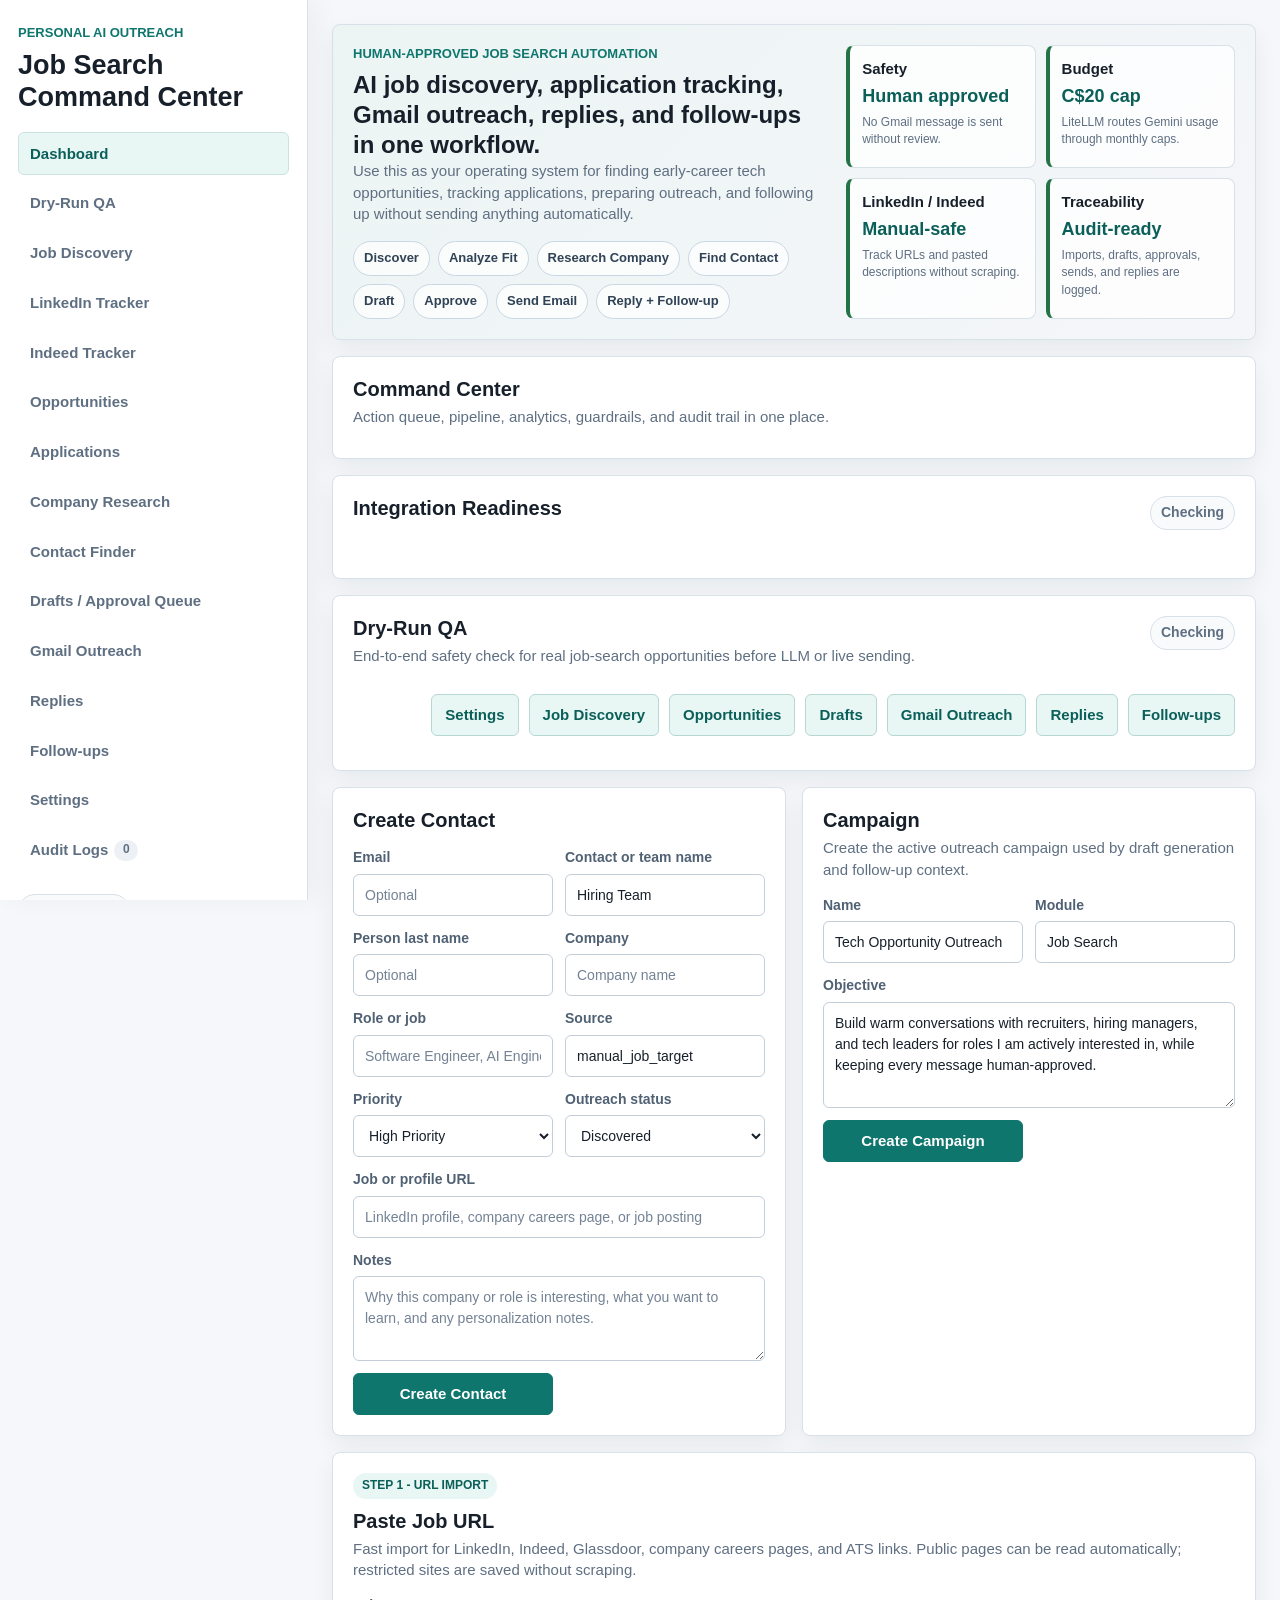
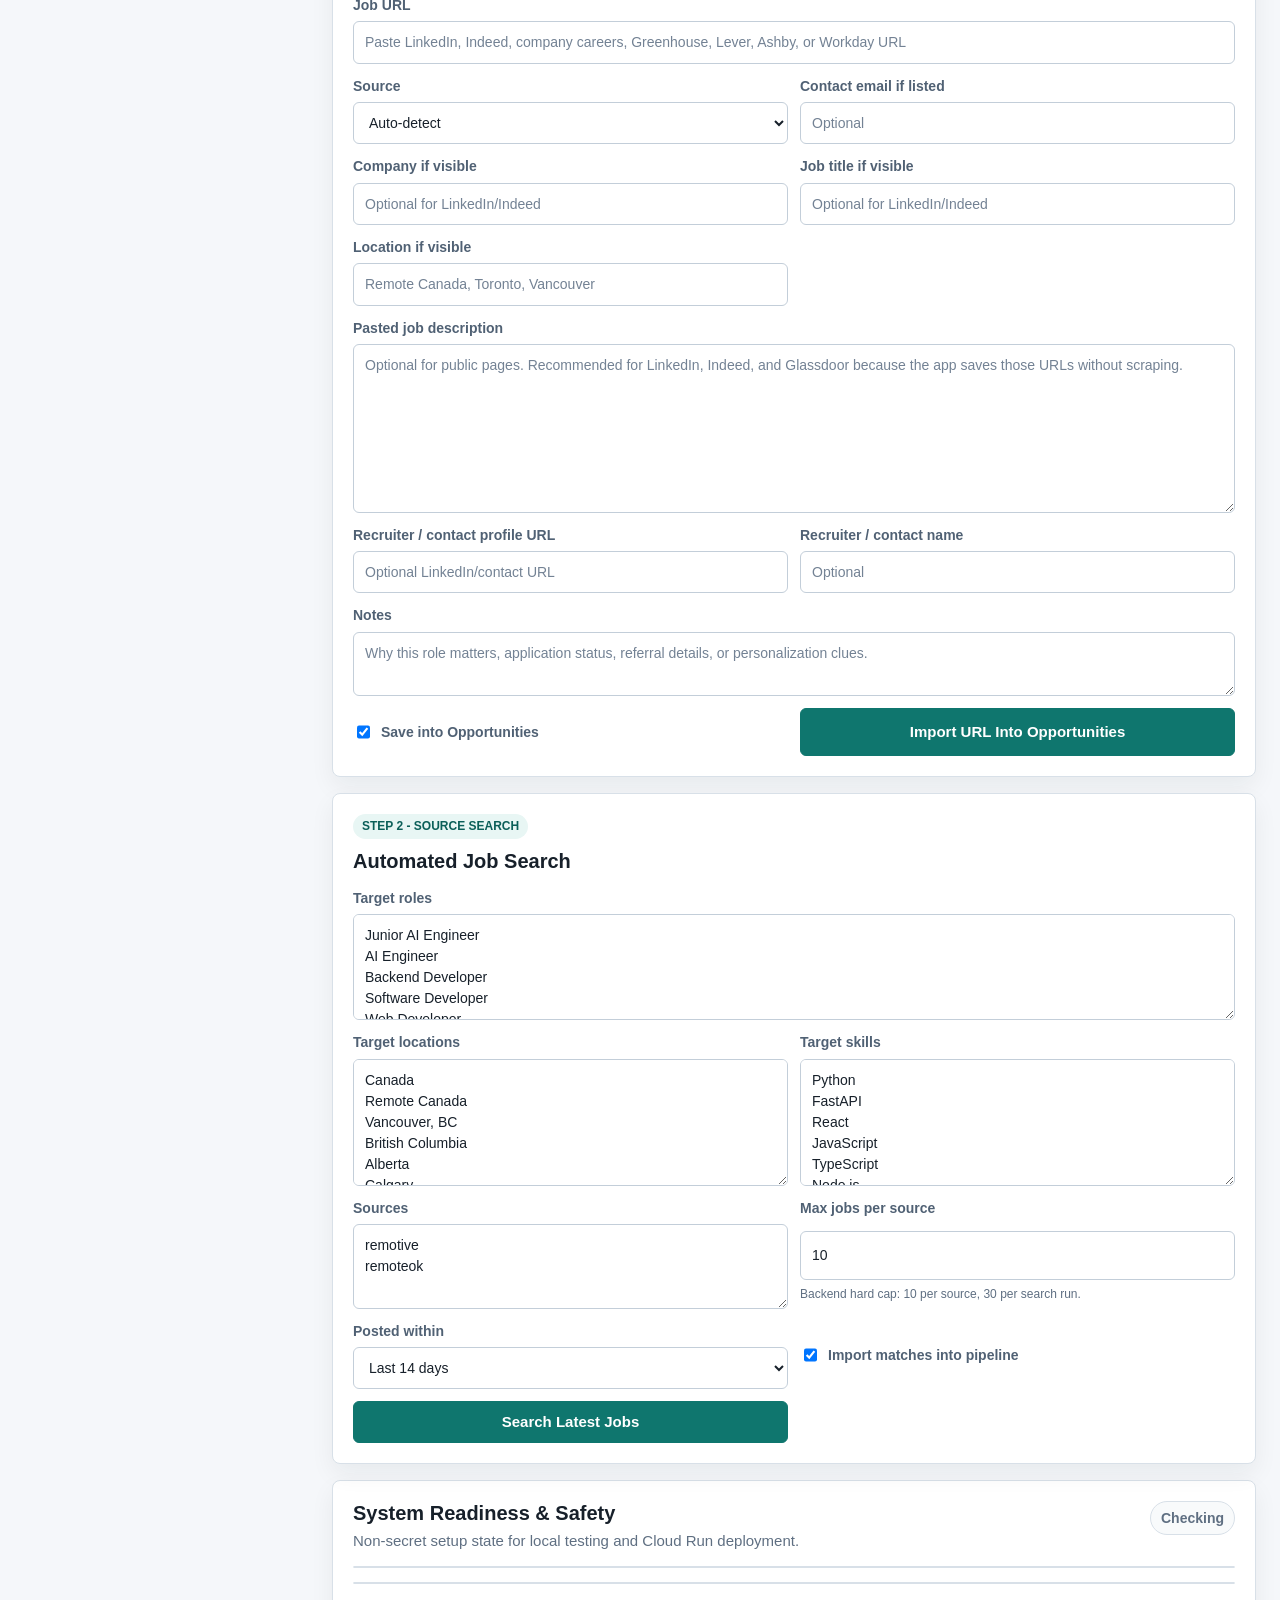
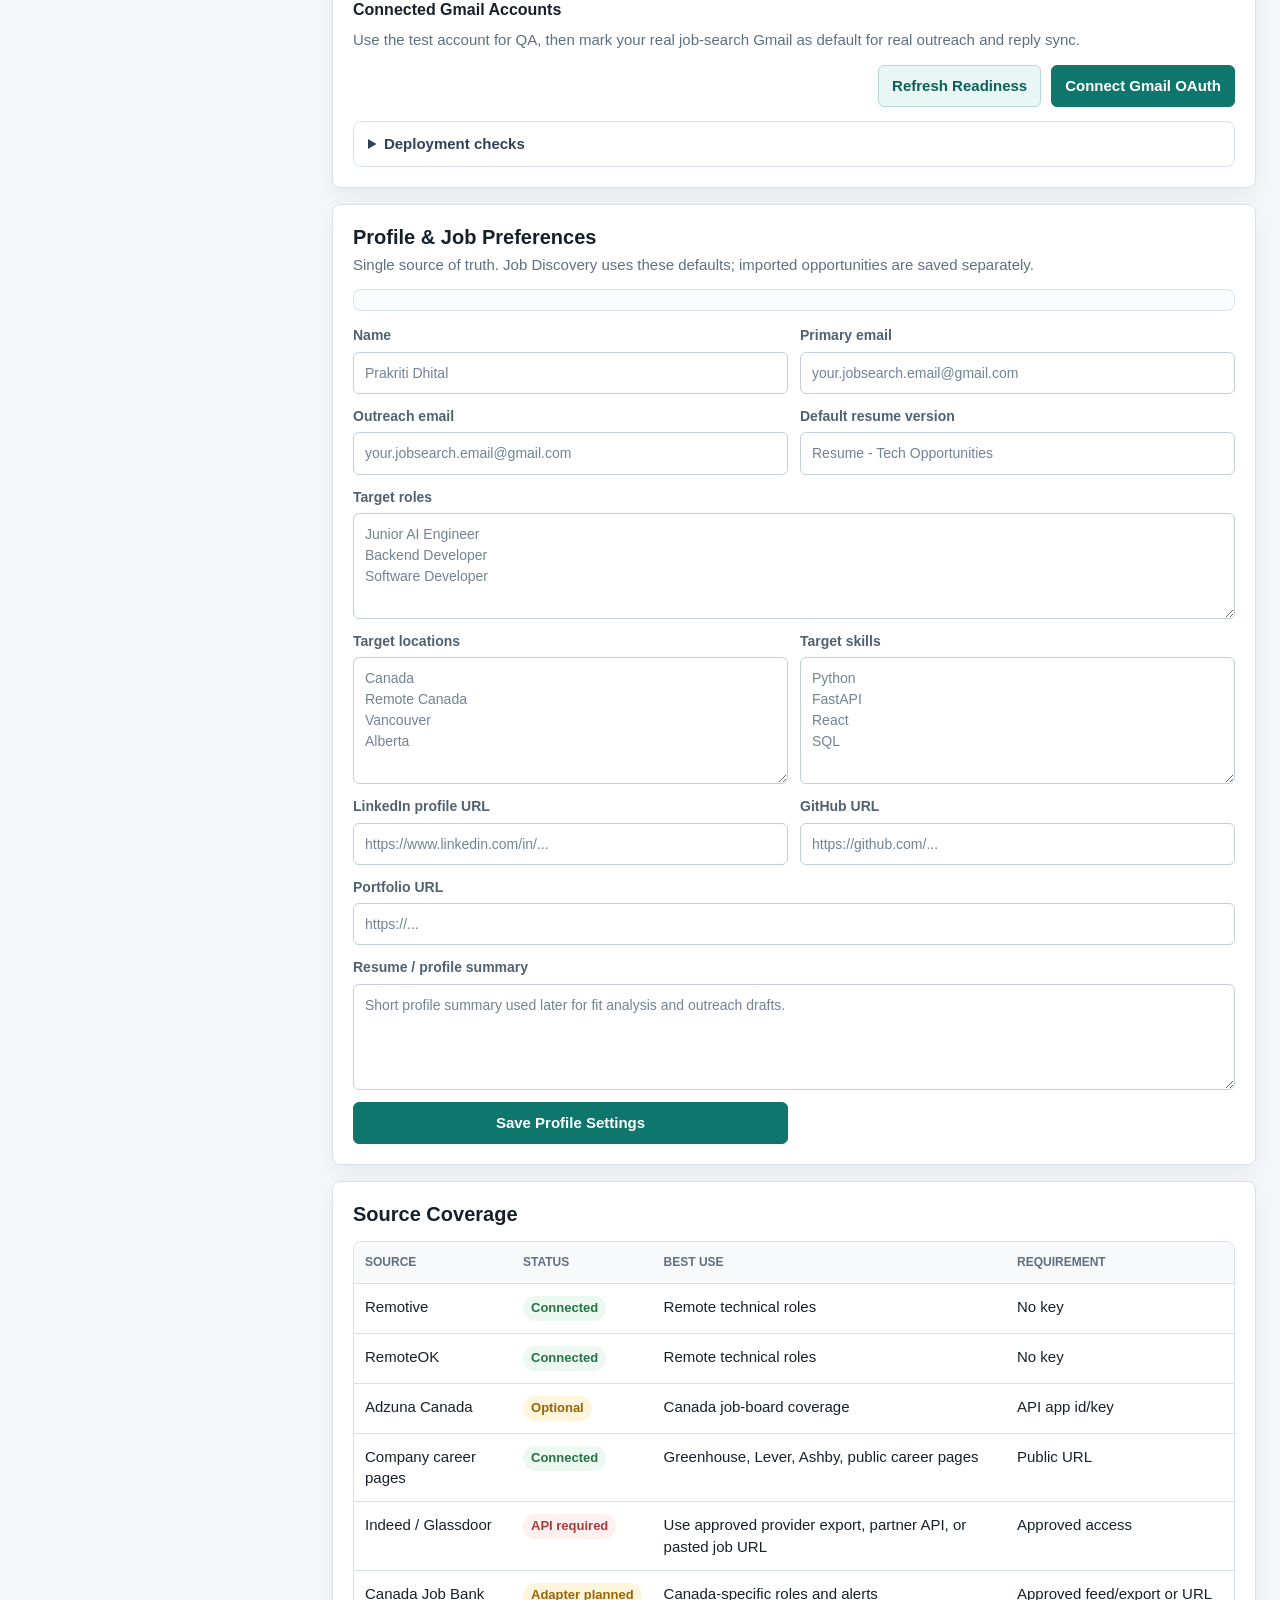
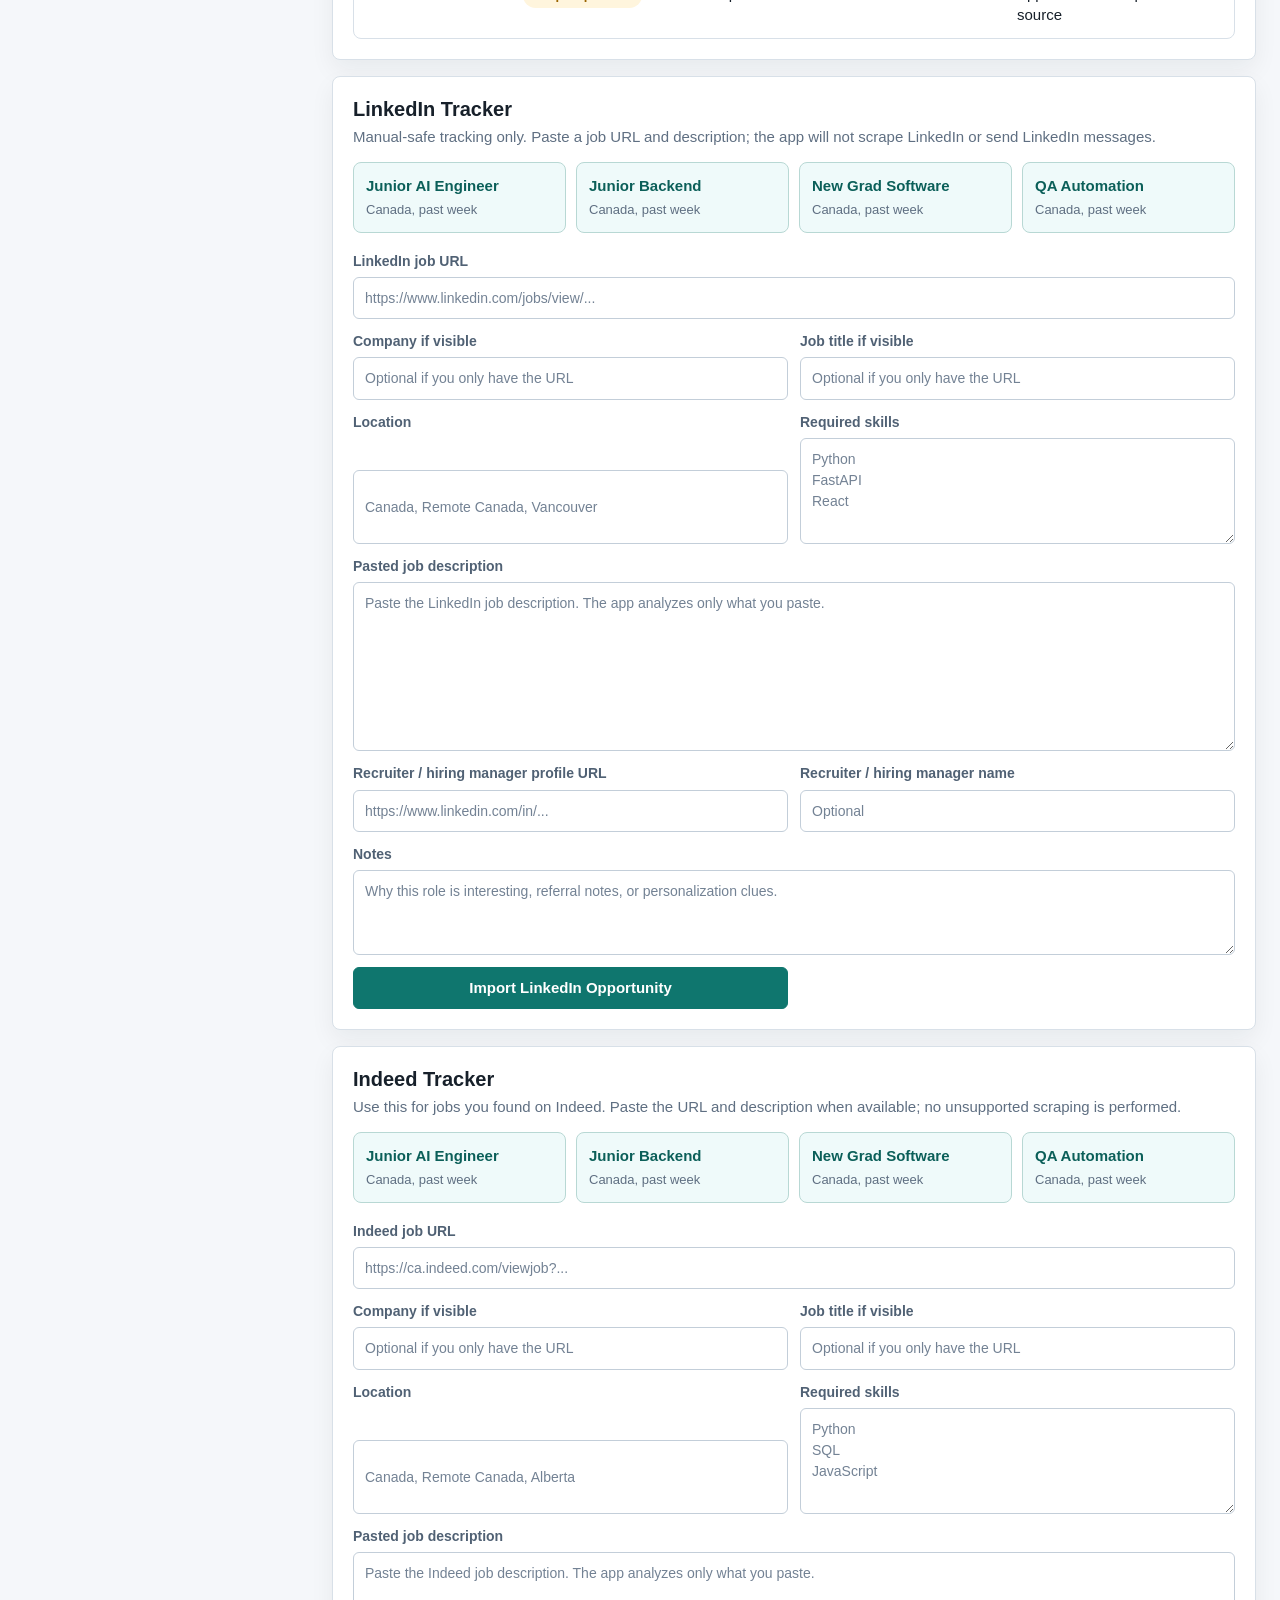
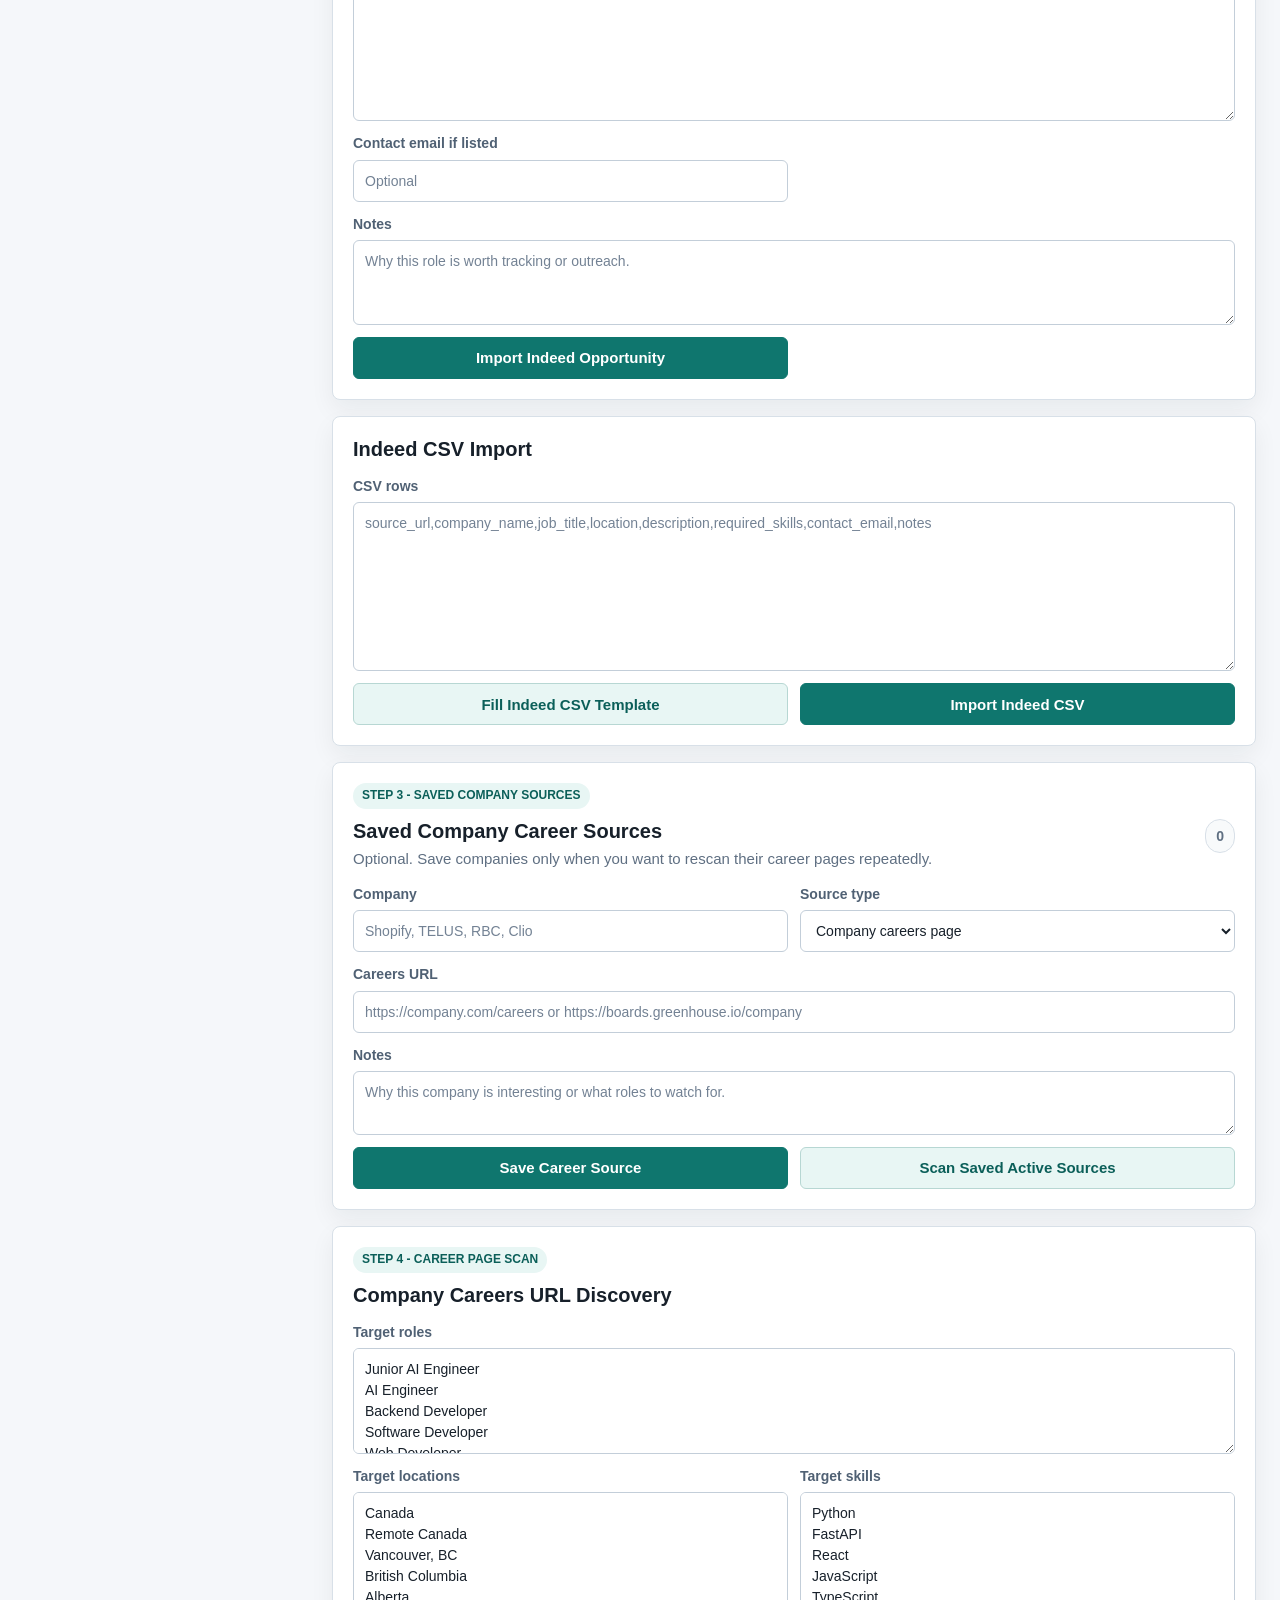
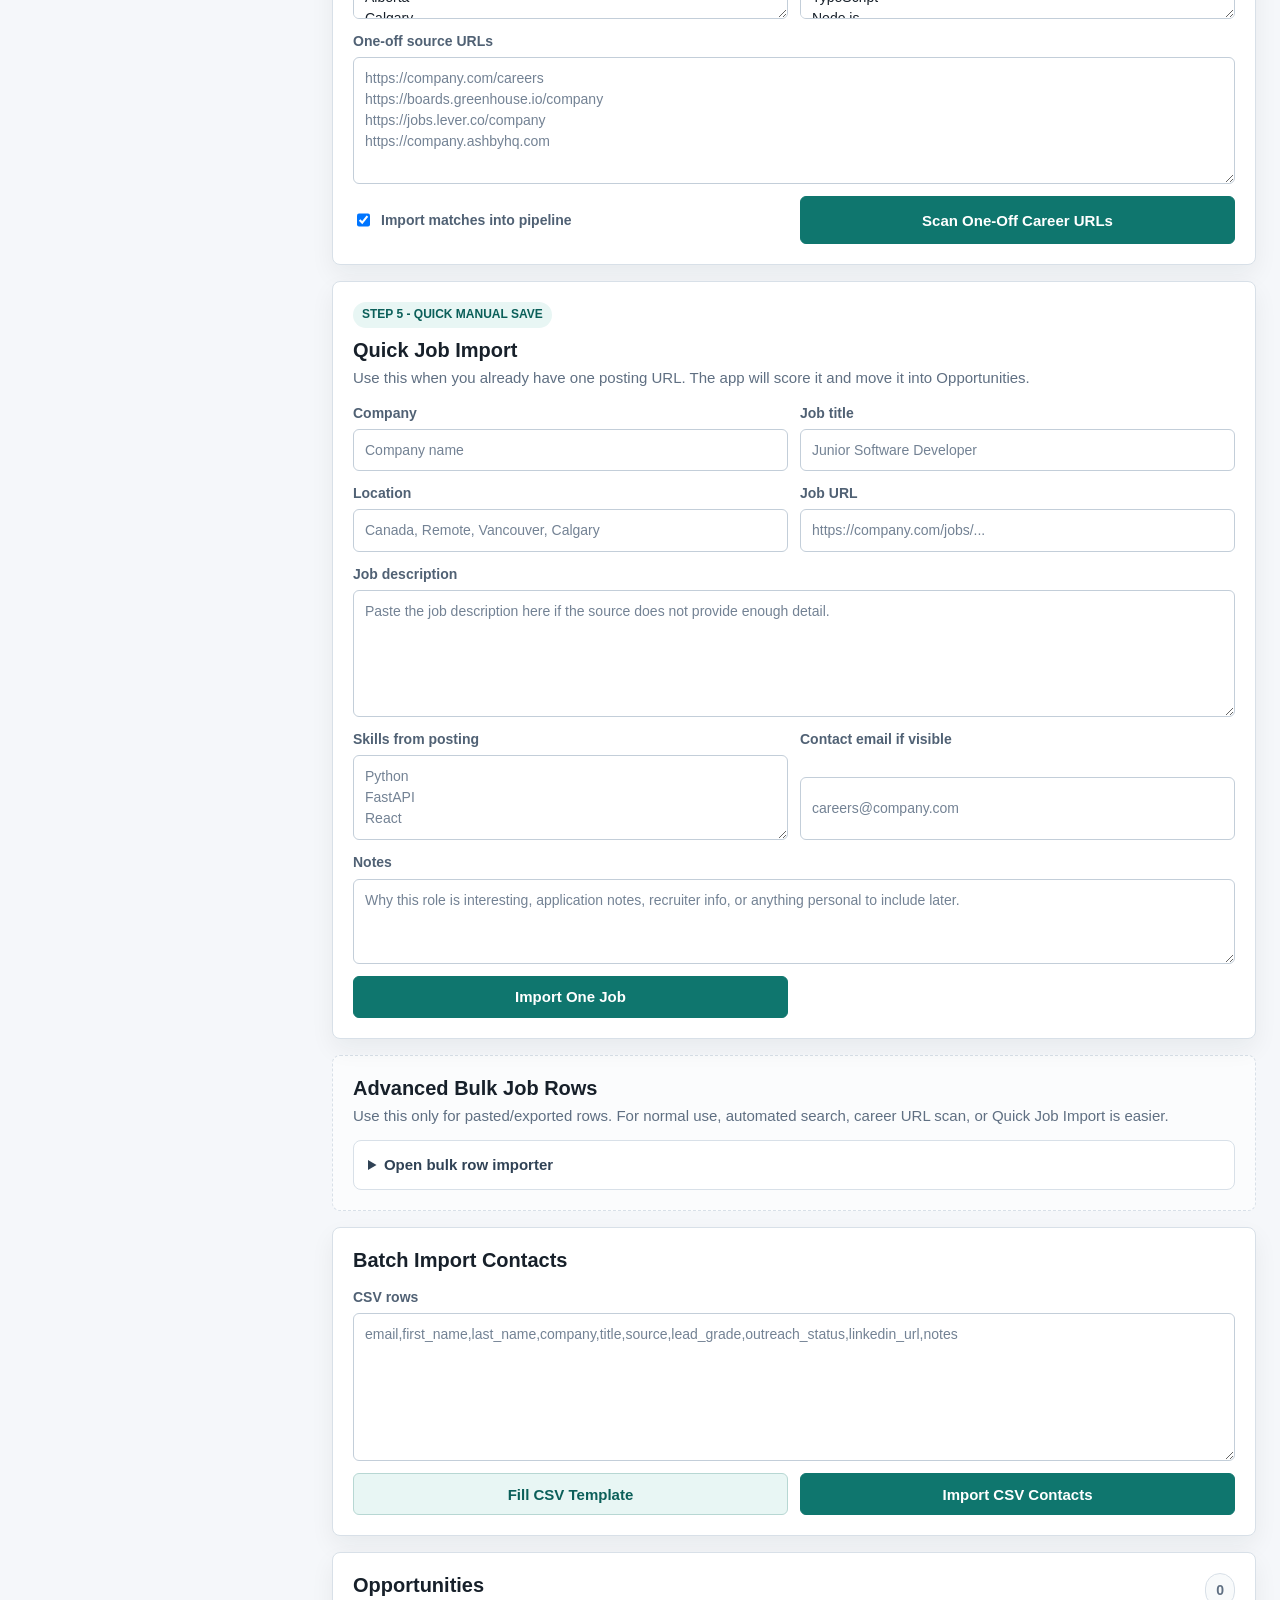
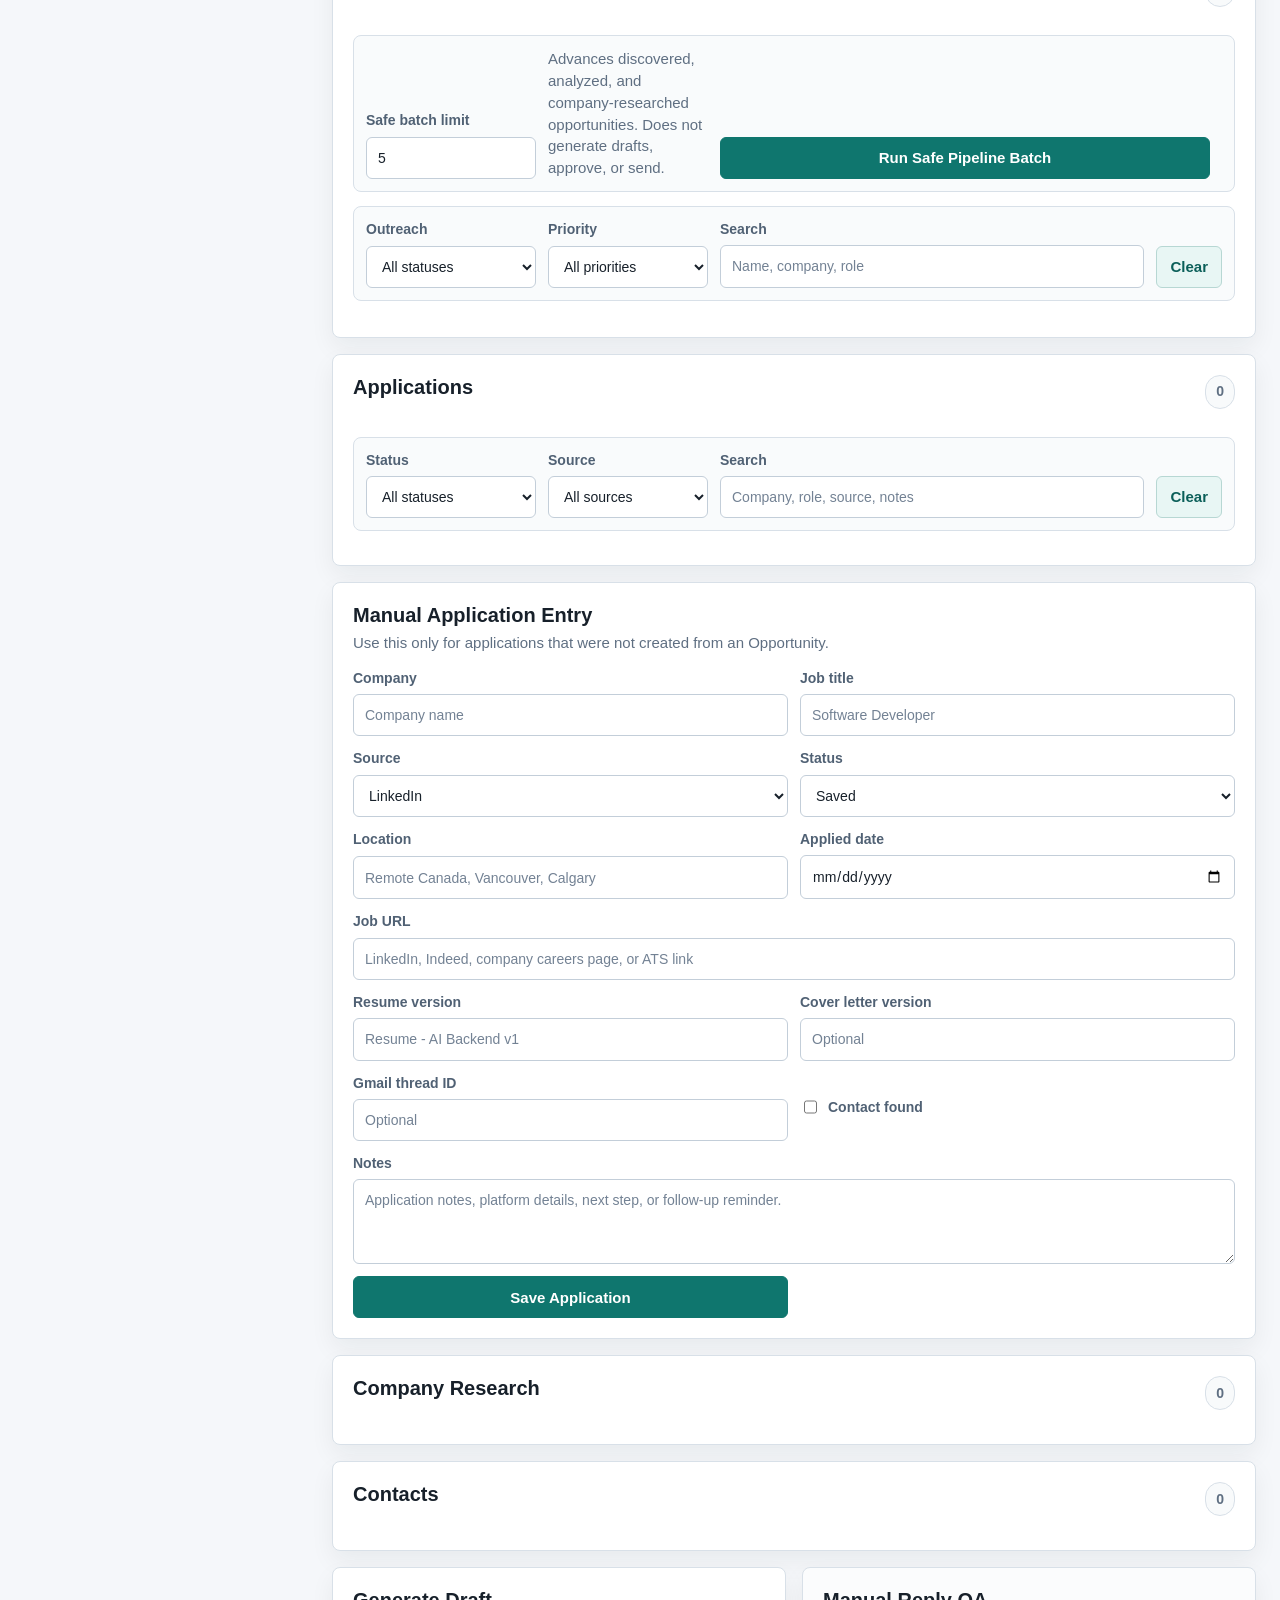
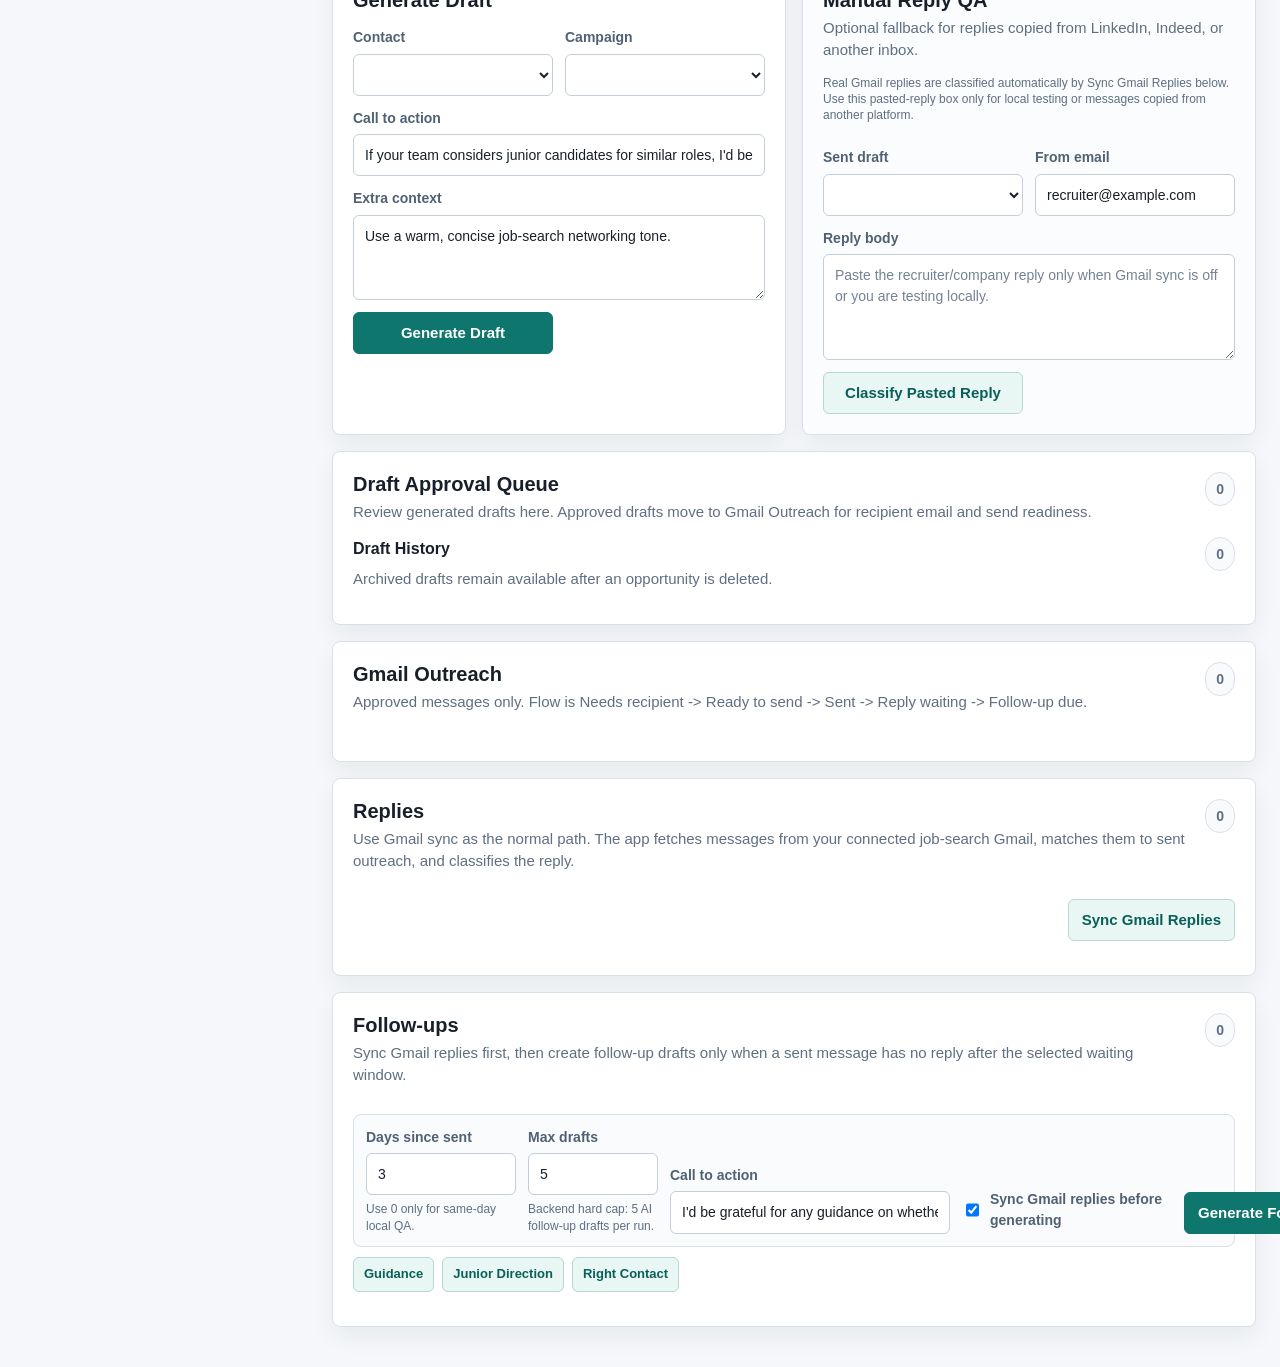
<file: dashboard/index.html>
<!doctype html>
<html lang="en">
<head>
  <meta charset="utf-8">
  <meta name="viewport" content="width=device-width, initial-scale=1">
  <title>Personal AI Outreach Agent</title>
  <link rel="stylesheet" href="./styles.css?v=20260727-workflow-polish">
</head>
<body>
  <header class="topbar">
    <div>
      <p class="eyebrow">Personal AI Outreach</p>
      <h1>Job Search Command Center</h1>
      <nav class="view-tabs" aria-label="Dashboard views">
        <button class="tab-button active" type="button" data-section-target="dashboard">Dashboard</button>
        <button class="tab-button" type="button" data-section-target="qa-checklist">Dry-Run QA</button>
        <button class="tab-button" type="button" data-section-target="job-discovery">Job Discovery</button>
        <button class="tab-button" type="button" data-section-target="linkedin-tracker">LinkedIn Tracker</button>
        <button class="tab-button" type="button" data-section-target="indeed-tracker">Indeed Tracker</button>
        <button class="tab-button" type="button" data-section-target="opportunities">Opportunities</button>
        <button class="tab-button" type="button" data-section-target="applications">Applications</button>
        <button class="tab-button" type="button" data-section-target="company-research">Company Research</button>
        <button class="tab-button" type="button" data-section-target="contact-finder">Contact Finder</button>
        <button class="tab-button" type="button" data-section-target="drafts">Drafts / Approval Queue</button>
        <button class="tab-button" type="button" data-section-target="gmail-outreach">Gmail Outreach</button>
        <button class="tab-button" type="button" data-section-target="replies">Replies</button>
        <button class="tab-button" type="button" data-section-target="followups">Follow-ups</button>
        <button class="tab-button" type="button" data-section-target="settings">Settings</button>
        <button class="tab-button" type="button" data-view-target="audit-view">
          Audit Logs <span id="audit-tab-count" class="tab-count">0</span>
        </button>
      </nav>
    </div>
    <div class="status-bar">
      <span id="api-status" class="status-pill">Checking API</span>
      <button id="refresh-all" type="button">Refresh Local</button>
    </div>
  </header>

  <main id="workflow-view" class="layout dashboard-view">
    <section class="panel wide command-panel" data-workspace-panel="dashboard">
      <div>
        <p class="eyebrow">Human-Approved Job Search Automation</p>
        <h2>AI job discovery, application tracking, Gmail outreach, replies, and follow-ups in one workflow.</h2>
        <p class="muted">
          Use this as your operating system for finding early-career tech opportunities, tracking applications, preparing outreach, and following up without sending anything automatically.
        </p>
        <div class="workflow-rail" aria-label="Primary workflow">
          <span class="workflow-step">Discover</span>
          <span class="workflow-step">Analyze Fit</span>
          <span class="workflow-step">Research Company</span>
          <span class="workflow-step">Find Contact</span>
          <span class="workflow-step">Draft</span>
          <span class="workflow-step">Approve</span>
          <span class="workflow-step">Send Email</span>
          <span class="workflow-step">Reply + Follow-up</span>
        </div>
      </div>
      <div id="demo-mode-summary" class="demo-mode-grid" aria-label="System status summary">
        <div class="demo-mode-card">
          <strong>Safety</strong>
          <span>Human approved</span>
          <small>No Gmail message is sent without review.</small>
        </div>
        <div class="demo-mode-card">
          <strong>Budget</strong>
          <span>C$20 cap</span>
          <small>LiteLLM routes Gemini usage through monthly caps.</small>
        </div>
        <div class="demo-mode-card">
          <strong>LinkedIn / Indeed</strong>
          <span>Manual-safe</span>
          <small>Track URLs and pasted descriptions without scraping.</small>
        </div>
        <div class="demo-mode-card">
          <strong>Traceability</strong>
          <span>Audit-ready</span>
          <small>Imports, drafts, approvals, sends, and replies are logged.</small>
        </div>
      </div>
    </section>

    <section class="panel wide dashboard-overview" data-workspace-panel="dashboard">
      <div class="panel-header">
        <div>
          <h2>Command Center</h2>
          <p class="muted compact-copy">Action queue, pipeline, analytics, guardrails, and audit trail in one place.</p>
        </div>
      </div>
      <div id="dashboard-kpis" class="dashboard-command-center"></div>
      <div id="dashboard-next-actions" class="dashboard-lower-grid"></div>
    </section>

    <section id="dashboard-section" class="panel wide" data-workspace-panel="settings">
      <div class="panel-header">
        <h2>Integration Readiness</h2>
        <span id="readiness-status" class="status-pill">Checking</span>
      </div>
      <div id="readiness-summary" class="summary-grid"></div>
    </section>

    <section class="panel wide" data-workspace-panel="qa-checklist">
      <div class="panel-header">
        <div>
          <h2>Dry-Run QA</h2>
          <p class="muted compact-copy">End-to-end safety check for real job-search opportunities before LLM or live sending.</p>
        </div>
        <span id="qa-status" class="status-pill">Checking</span>
      </div>
      <div id="qa-summary" class="summary-grid"></div>
      <div class="section-actions qa-actions">
        <button class="secondary" type="button" data-qa-target="settings">Settings</button>
        <button class="secondary" type="button" data-qa-target="job-discovery">Job Discovery</button>
        <button class="secondary" type="button" data-qa-target="opportunities">Opportunities</button>
        <button class="secondary" type="button" data-qa-target="drafts">Drafts</button>
        <button class="secondary" type="button" data-qa-target="gmail-outreach">Gmail Outreach</button>
        <button class="secondary" type="button" data-qa-target="replies">Replies</button>
        <button class="secondary" type="button" data-qa-target="followups">Follow-ups</button>
      </div>
      <div id="qa-checklist" class="table-wrap"></div>
    </section>

    <section class="panel" data-workspace-panel="contact-finder">
      <div class="panel-header">
        <h2>Create Contact</h2>
      </div>
      <form id="lead-form" class="form-grid">
        <label>
          Email
          <input name="email" type="email" placeholder="Optional">
        </label>
        <label>
          Contact or team name
          <input name="first_name" type="text" value="Hiring Team" required>
        </label>
        <label>
          Person last name
          <input name="last_name" type="text" placeholder="Optional">
        </label>
        <label>
          Company
          <input name="company" type="text" placeholder="Company name">
        </label>
        <label>
          Role or job
          <input name="title" type="text" placeholder="Software Engineer, AI Engineer, Backend Developer">
        </label>
        <label>
          Source
          <input name="source" type="text" value="manual_job_target">
        </label>
        <label>
          Priority
          <select name="lead_grade">
            <option value="High Priority">High Priority</option>
            <option value="Medium Priority">Medium Priority</option>
            <option value="Low Priority">Low Priority</option>
            <option value="Archive">Archive</option>
          </select>
        </label>
        <label>
          Outreach status
          <select name="outreach_status">
            <option value="DISCOVERED">Discovered</option>
            <option value="ANALYZED">Analyzed</option>
            <option value="COMPANY_RESEARCHED">Company researched</option>
            <option value="CONTACT_SEARCH_NEEDED">Contact needed</option>
            <option value="CONTACT_FOUND">Contact found</option>
            <option value="DRAFTED">Drafted</option>
            <option value="PENDING_APPROVAL">Needs approval</option>
            <option value="APPROVED">Approved</option>
            <option value="SENT">Sent</option>
            <option value="REPLIED">Replied</option>
            <option value="FOLLOW_UP_DUE">Follow-up needed</option>
            <option value="CLOSED">Closed</option>
          </select>
        </label>
        <label class="full">
          Job or profile URL
          <input name="linkedin_url" type="url" placeholder="LinkedIn profile, company careers page, or job posting">
        </label>
        <label class="full">
          Notes
          <textarea name="notes" rows="3" placeholder="Why this company or role is interesting, what you want to learn, and any personalization notes."></textarea>
        </label>
        <button type="submit">Create Contact</button>
      </form>
    </section>

    <section id="campaign-section" class="panel settings-panel" data-workspace-panel="settings">
      <div class="panel-header">
        <div>
          <h2>Campaign</h2>
          <p class="muted compact-copy">Create the active outreach campaign used by draft generation and follow-up context.</p>
        </div>
      </div>
      <form id="campaign-form" class="form-grid">
        <label>
          Name
          <input name="name" type="text" value="Tech Opportunity Outreach" required>
        </label>
        <label>
          Module
          <input name="module" type="text" value="Job Search">
        </label>
        <label class="full">
          Objective
          <textarea name="objective" rows="4" required>Build warm conversations with recruiters, hiring managers, and tech leaders for roles I am actively interested in, while keeping every message human-approved.</textarea>
        </label>
        <button type="submit">Create Campaign</button>
      </form>
    </section>

    <section id="job-discovery-section" class="panel wide workflow-card" data-workflow-label="Step 1 - URL import" data-workspace-panel="job-discovery">
      <div class="panel-header">
        <div>
          <h2>Paste Job URL</h2>
          <p class="muted compact-copy">Fast import for LinkedIn, Indeed, Glassdoor, company careers pages, and ATS links. Public pages can be read automatically; restricted sites are saved without scraping.</p>
        </div>
      </div>
      <form id="job-url-import-form" class="form-grid">
        <label class="full">
          Job URL
          <input name="source_url" type="url" placeholder="Paste LinkedIn, Indeed, company careers, Greenhouse, Lever, Ashby, or Workday URL" required>
        </label>
        <label>
          Source
          <select name="source_hint">
            <option value="AUTO" selected>Auto-detect</option>
            <option value="LINKEDIN">LinkedIn</option>
            <option value="INDEED">Indeed</option>
            <option value="GLASSDOOR">Glassdoor</option>
            <option value="GREENHOUSE">Greenhouse</option>
            <option value="LEVER">Lever</option>
            <option value="ASHBY">Ashby</option>
            <option value="WORKDAY">Workday</option>
            <option value="PUBLIC_JOB_URL">Company / public page</option>
          </select>
        </label>
        <label>
          Contact email if listed
          <input name="contact_email" type="email" placeholder="Optional">
        </label>
        <label>
          Company if visible
          <input name="company_name" type="text" placeholder="Optional for LinkedIn/Indeed">
        </label>
        <label>
          Job title if visible
          <input name="job_title" type="text" placeholder="Optional for LinkedIn/Indeed">
        </label>
        <label>
          Location if visible
          <input name="location" type="text" placeholder="Remote Canada, Toronto, Vancouver">
        </label>
        <label class="full">
          Pasted job description
          <textarea name="pasted_description" rows="7" placeholder="Optional for public pages. Recommended for LinkedIn, Indeed, and Glassdoor because the app saves those URLs without scraping."></textarea>
        </label>
        <label>
          Recruiter / contact profile URL
          <input name="recruiter_profile_url" type="url" placeholder="Optional LinkedIn/contact URL">
        </label>
        <label>
          Recruiter / contact name
          <input name="recruiter_name" type="text" placeholder="Optional">
        </label>
        <label class="full">
          Notes
          <textarea name="notes" rows="2" placeholder="Why this role matters, application status, referral details, or personalization clues."></textarea>
        </label>
        <label class="inline-option">
          <input name="import_result" type="checkbox" checked>
          Save into Opportunities
        </label>
        <button type="submit">Import URL Into Opportunities</button>
      </form>
    </section>

    <section class="panel wide workflow-card" data-workflow-label="Step 2 - Source search" data-workspace-panel="job-discovery">
      <div class="panel-header">
        <h2>Automated Job Search</h2>
      </div>
      <form id="job-search-form" class="form-grid">
        <label class="full">
          Target roles
          <textarea name="target_roles" rows="4">Junior AI Engineer
AI Engineer
Backend Developer
Software Developer
Web Developer
Full Stack Developer
Frontend Developer
Python Developer
Junior Developer
IT Support
QA Analyst
Automation Developer</textarea>
        </label>
        <label>
          Target locations
          <textarea name="target_locations" rows="5">Canada
Remote Canada
Vancouver, BC
British Columbia
Alberta
Calgary
Edmonton
Saskatchewan
Saskatoon
Regina
Ontario
Toronto
Ottawa
Quebec
Montreal
Manitoba
Winnipeg
Nova Scotia
Halifax</textarea>
        </label>
        <label>
          Target skills
          <textarea name="target_skills" rows="5">Python
FastAPI
React
JavaScript
TypeScript
Node.js
SQL
PostgreSQL
REST API
HTML
CSS
LLM
AI
Automation
Git
Docker
Cloud
GCP</textarea>
        </label>
        <label>
          Sources
          <textarea name="sources" rows="3">remotive
remoteok</textarea>
        </label>
        <label>
          Max jobs per source
          <input name="max_jobs_per_source" type="number" min="1" max="10" value="10">
          <small class="field-hint">Backend hard cap: 10 per source, 30 per search run.</small>
        </label>
        <label>
          Posted within
          <select name="posted_within_days">
            <option value="3">Last 3 days</option>
            <option value="7">Last 7 days</option>
            <option value="14" selected>Last 14 days</option>
            <option value="30">Last 30 days</option>
            <option value="60">Last 60 days</option>
          </select>
        </label>
        <label class="inline-option">
          <input name="import_results" type="checkbox" checked>
          Import matches into pipeline
        </label>
        <button type="submit">Search Latest Jobs</button>
      </form>
    </section>

    <section class="panel wide settings-panel" data-workspace-panel="settings">
      <div class="panel-header">
        <div>
          <h2>System Readiness & Safety</h2>
          <p class="muted compact-copy">Non-secret setup state for local testing and Cloud Run deployment.</p>
        </div>
        <span id="settings-status" class="status-pill">Checking</span>
      </div>
      <div id="settings-readiness-summary" class="settings-list"></div>
      <div id="settings-safety-summary" class="settings-list"></div>
      <div class="settings-subsection">
        <div class="panel-header compact-header">
          <div>
            <h3>Connected Gmail Accounts</h3>
            <p class="muted compact-copy">Use the test account for QA, then mark your real job-search Gmail as default for real outreach and reply sync.</p>
          </div>
        </div>
        <div id="gmail-accounts-list" class="table-wrap"></div>
      </div>
      <div class="section-actions">
        <button id="settings-refresh" class="secondary" type="button">Refresh Readiness</button>
        <button id="connect-gmail" type="button">Connect Gmail OAuth</button>
      </div>
      <details class="settings-details">
        <summary>Deployment checks</summary>
        <div id="deployment-checklist" class="checklist-grid"></div>
      </details>
    </section>

    <section class="panel wide settings-panel" data-workspace-panel="settings">
      <div class="panel-header">
        <div>
          <h2>Profile & Job Preferences</h2>
          <p class="muted compact-copy">Single source of truth. Job Discovery uses these defaults; imported opportunities are saved separately.</p>
        </div>
      </div>
      <div id="profile-summary" class="profile-compact-summary"></div>
      <form id="profile-form" class="form-grid">
        <label>
          Name
          <input name="owner_name" type="text" placeholder="Prakriti Dhital">
        </label>
        <label>
          Primary email
          <input name="primary_email" type="email" placeholder="your.jobsearch.email@gmail.com">
        </label>
        <label>
          Outreach email
          <input name="outreach_email" type="email" placeholder="your.jobsearch.email@gmail.com">
        </label>
        <label>
          Default resume version
          <input name="default_resume_version" type="text" placeholder="Resume - Tech Opportunities">
        </label>
        <label class="full">
          Target roles
          <textarea name="target_roles" rows="4" placeholder="Junior AI Engineer&#10;Backend Developer&#10;Software Developer"></textarea>
        </label>
        <label>
          Target locations
          <textarea name="target_locations" rows="5" placeholder="Canada&#10;Remote Canada&#10;Vancouver&#10;Alberta"></textarea>
        </label>
        <label>
          Target skills
          <textarea name="target_skills" rows="5" placeholder="Python&#10;FastAPI&#10;React&#10;SQL"></textarea>
        </label>
        <label>
          LinkedIn profile URL
          <input name="linkedin_profile_url" type="url" placeholder="https://www.linkedin.com/in/...">
        </label>
        <label>
          GitHub URL
          <input name="github_url" type="url" placeholder="https://github.com/...">
        </label>
        <label class="full">
          Portfolio URL
          <input name="portfolio_url" type="url" placeholder="https://...">
        </label>
        <label class="full">
          Resume / profile summary
          <textarea name="resume_summary" rows="4" placeholder="Short profile summary used later for fit analysis and outreach drafts."></textarea>
        </label>
        <button type="submit">Save Profile Settings</button>
      </form>
    </section>

    <section class="panel wide" data-workspace-panel="settings">
      <div class="panel-header">
        <h2>Source Coverage</h2>
      </div>
      <div class="table-wrap">
        <table>
          <thead>
            <tr>
              <th>Source</th>
              <th>Status</th>
              <th>Best Use</th>
              <th>Requirement</th>
            </tr>
          </thead>
          <tbody>
            <tr>
              <td>Remotive</td>
              <td><span class="badge sent">Connected</span></td>
              <td>Remote technical roles</td>
              <td>No key</td>
            </tr>
            <tr>
              <td>RemoteOK</td>
              <td><span class="badge sent">Connected</span></td>
              <td>Remote technical roles</td>
              <td>No key</td>
            </tr>
            <tr>
              <td>Adzuna Canada</td>
              <td><span class="badge pending_approval">Optional</span></td>
              <td>Canada job-board coverage</td>
              <td>API app id/key</td>
            </tr>
            <tr>
              <td>Company career pages</td>
              <td><span class="badge sent">Connected</span></td>
              <td>Greenhouse, Lever, Ashby, public career pages</td>
              <td>Public URL</td>
            </tr>
            <tr>
              <td>Indeed / Glassdoor</td>
              <td><span class="badge rejected">API required</span></td>
              <td>Use approved provider export, partner API, or pasted job URL</td>
              <td>Approved access</td>
            </tr>
            <tr>
              <td>Canada Job Bank</td>
              <td><span class="badge pending_approval">Adapter planned</span></td>
              <td>Canada-specific roles and alerts</td>
              <td>Approved feed/export or URL source</td>
            </tr>
          </tbody>
        </table>
      </div>
    </section>

    <section class="panel wide" data-workspace-panel="linkedin-tracker">
      <div class="panel-header">
        <div>
          <h2>LinkedIn Tracker</h2>
          <p class="muted compact-copy">Manual-safe tracking only. Paste a job URL and description; the app will not scrape LinkedIn or send LinkedIn messages.</p>
        </div>
      </div>
      <div class="source-launcher-grid" aria-label="LinkedIn search shortcuts">
        <a class="source-launcher" href="https://www.linkedin.com/jobs/search/?keywords=Junior%20AI%20Engineer&location=Canada&f_TPR=r604800" target="_blank" rel="noopener noreferrer">
          <strong>Junior AI Engineer</strong>
          <span>Canada, past week</span>
        </a>
        <a class="source-launcher" href="https://www.linkedin.com/jobs/search/?keywords=Junior%20Backend%20Developer&location=Canada&f_TPR=r604800" target="_blank" rel="noopener noreferrer">
          <strong>Junior Backend</strong>
          <span>Canada, past week</span>
        </a>
        <a class="source-launcher" href="https://www.linkedin.com/jobs/search/?keywords=New%20Grad%20Software%20Developer&location=Canada&f_TPR=r604800" target="_blank" rel="noopener noreferrer">
          <strong>New Grad Software</strong>
          <span>Canada, past week</span>
        </a>
        <a class="source-launcher" href="https://www.linkedin.com/jobs/search/?keywords=Junior%20QA%20Automation&location=Canada&f_TPR=r604800" target="_blank" rel="noopener noreferrer">
          <strong>QA Automation</strong>
          <span>Canada, past week</span>
        </a>
      </div>
      <form id="linkedin-import-form" class="form-grid">
        <label class="full">
          LinkedIn job URL
          <input name="source_url" type="url" placeholder="https://www.linkedin.com/jobs/view/...">
        </label>
        <label>
          Company if visible
          <input name="company_name" type="text" placeholder="Optional if you only have the URL">
        </label>
        <label>
          Job title if visible
          <input name="job_title" type="text" placeholder="Optional if you only have the URL">
        </label>
        <label>
          Location
          <input name="location" type="text" placeholder="Canada, Remote Canada, Vancouver">
        </label>
        <label>
          Required skills
          <textarea name="required_skills" rows="4" placeholder="Python&#10;FastAPI&#10;React"></textarea>
        </label>
        <label class="full">
          Pasted job description
          <textarea name="description" rows="7" placeholder="Paste the LinkedIn job description. The app analyzes only what you paste."></textarea>
        </label>
        <label>
          Recruiter / hiring manager profile URL
          <input name="recruiter_profile_url" type="url" placeholder="https://www.linkedin.com/in/...">
        </label>
        <label>
          Recruiter / hiring manager name
          <input name="recruiter_name" type="text" placeholder="Optional">
        </label>
        <label class="full">
          Notes
          <textarea name="notes" rows="3" placeholder="Why this role is interesting, referral notes, or personalization clues."></textarea>
        </label>
        <button type="submit">Import LinkedIn Opportunity</button>
      </form>
    </section>

    <section class="panel wide" data-workspace-panel="indeed-tracker">
      <div class="panel-header">
        <div>
          <h2>Indeed Tracker</h2>
          <p class="muted compact-copy">Use this for jobs you found on Indeed. Paste the URL and description when available; no unsupported scraping is performed.</p>
        </div>
      </div>
      <div class="source-launcher-grid" aria-label="Indeed search shortcuts">
        <a class="source-launcher" href="https://ca.indeed.com/jobs?q=Junior%20AI%20Engineer&l=Canada&fromage=7" target="_blank" rel="noopener noreferrer">
          <strong>Junior AI Engineer</strong>
          <span>Canada, past week</span>
        </a>
        <a class="source-launcher" href="https://ca.indeed.com/jobs?q=Junior%20Backend%20Developer&l=Canada&fromage=7" target="_blank" rel="noopener noreferrer">
          <strong>Junior Backend</strong>
          <span>Canada, past week</span>
        </a>
        <a class="source-launcher" href="https://ca.indeed.com/jobs?q=New%20Grad%20Software%20Developer&l=Canada&fromage=7" target="_blank" rel="noopener noreferrer">
          <strong>New Grad Software</strong>
          <span>Canada, past week</span>
        </a>
        <a class="source-launcher" href="https://ca.indeed.com/jobs?q=Junior%20QA%20Automation&l=Canada&fromage=7" target="_blank" rel="noopener noreferrer">
          <strong>QA Automation</strong>
          <span>Canada, past week</span>
        </a>
      </div>
      <form id="indeed-import-form" class="form-grid">
        <label class="full">
          Indeed job URL
          <input name="source_url" type="url" placeholder="https://ca.indeed.com/viewjob?...">
        </label>
        <label>
          Company if visible
          <input name="company_name" type="text" placeholder="Optional if you only have the URL">
        </label>
        <label>
          Job title if visible
          <input name="job_title" type="text" placeholder="Optional if you only have the URL">
        </label>
        <label>
          Location
          <input name="location" type="text" placeholder="Canada, Remote Canada, Alberta">
        </label>
        <label>
          Required skills
          <textarea name="required_skills" rows="4" placeholder="Python&#10;SQL&#10;JavaScript"></textarea>
        </label>
        <label class="full">
          Pasted job description
          <textarea name="description" rows="7" placeholder="Paste the Indeed job description. The app analyzes only what you paste."></textarea>
        </label>
        <label>
          Contact email if listed
          <input name="contact_email" type="email" placeholder="Optional">
        </label>
        <label class="full">
          Notes
          <textarea name="notes" rows="3" placeholder="Why this role is worth tracking or outreach."></textarea>
        </label>
        <button type="submit">Import Indeed Opportunity</button>
      </form>
    </section>

    <section class="panel wide" data-workspace-panel="indeed-tracker">
      <div class="panel-header">
        <h2>Indeed CSV Import</h2>
      </div>
      <form id="indeed-csv-form" class="form-grid">
        <label class="full">
          CSV rows
          <textarea name="csv_rows" rows="7" placeholder="source_url,company_name,job_title,location,description,required_skills,contact_email,notes"></textarea>
        </label>
        <button class="secondary" type="button" data-action="fill-indeed-template">Fill Indeed CSV Template</button>
        <button type="submit">Import Indeed CSV</button>
      </form>
    </section>

    <section class="panel wide workflow-card" data-workflow-label="Step 3 - Saved company sources" data-workspace-panel="job-discovery">
      <div class="panel-header">
        <div>
          <h2>Saved Company Career Sources</h2>
          <p class="muted compact-copy">Optional. Save companies only when you want to rescan their career pages repeatedly.</p>
        </div>
        <span id="career-source-count" class="count">0</span>
      </div>
      <form id="career-source-form" class="form-grid">
        <label>
          Company
          <input name="company_name" type="text" placeholder="Shopify, TELUS, RBC, Clio" required>
        </label>
        <label>
          Source type
          <select name="source_type">
            <option value="company_careers">Company careers page</option>
            <option value="greenhouse">Greenhouse board</option>
            <option value="lever">Lever board</option>
            <option value="ashby">Ashby board</option>
            <option value="workday">Workday careers page</option>
            <option value="other_public_board">Other public board</option>
          </select>
        </label>
        <label class="full">
          Careers URL
          <input name="careers_url" type="url" placeholder="https://company.com/careers or https://boards.greenhouse.io/company" required>
        </label>
        <label class="full">
          Notes
          <textarea name="notes" rows="2" placeholder="Why this company is interesting or what roles to watch for."></textarea>
        </label>
        <button type="submit">Save Career Source</button>
        <button id="scan-career-sources" class="secondary" type="button">Scan Saved Active Sources</button>
      </form>
      <div id="career-sources-list" class="table-wrap"></div>
    </section>

    <section class="panel wide workflow-card" data-workflow-label="Step 4 - Career page scan" data-workspace-panel="job-discovery">
      <div class="panel-header">
        <h2>Company Careers URL Discovery</h2>
      </div>
      <form id="job-source-discovery-form" class="form-grid">
        <label class="full">
          Target roles
          <textarea name="target_roles" rows="4">Junior AI Engineer
AI Engineer
Backend Developer
Software Developer
Web Developer
Full Stack Developer
Frontend Developer
Python Developer
Junior Developer
IT Support
QA Analyst
Automation Developer</textarea>
        </label>
        <label>
          Target locations
          <textarea name="target_locations" rows="5">Canada
Remote Canada
Vancouver, BC
British Columbia
Alberta
Calgary
Edmonton
Saskatchewan
Saskatoon
Regina
Ontario
Toronto
Ottawa
Quebec
Montreal
Manitoba
Winnipeg
Nova Scotia
Halifax</textarea>
        </label>
        <label>
          Target skills
          <textarea name="target_skills" rows="5">Python
FastAPI
React
JavaScript
TypeScript
Node.js
SQL
PostgreSQL
REST API
HTML
CSS
LLM
AI
Automation
Git
Docker
Cloud
GCP</textarea>
        </label>
        <label class="full">
          One-off source URLs
          <textarea name="source_urls" rows="5" required placeholder="https://company.com/careers&#10;https://boards.greenhouse.io/company&#10;https://jobs.lever.co/company&#10;https://company.ashbyhq.com"></textarea>
        </label>
        <label class="inline-option">
          <input name="import_results" type="checkbox" checked>
          Import matches into pipeline
        </label>
        <button type="submit">Scan One-Off Career URLs</button>
      </form>
    </section>

    <section class="panel wide workflow-card" data-workflow-label="Step 5 - Quick manual save" data-workspace-panel="job-discovery">
      <div class="panel-header">
        <div>
          <h2>Quick Job Import</h2>
          <p class="muted compact-copy">Use this when you already have one posting URL. The app will score it and move it into Opportunities.</p>
        </div>
      </div>
      <form id="quick-job-import-form" class="form-grid">
        <label>
          Company
          <input name="company" type="text" placeholder="Company name" required>
        </label>
        <label>
          Job title
          <input name="title" type="text" placeholder="Junior Software Developer" required>
        </label>
        <label>
          Location
          <input name="location" type="text" placeholder="Canada, Remote, Vancouver, Calgary">
        </label>
        <label>
          Job URL
          <input name="url" type="url" placeholder="https://company.com/jobs/...">
        </label>
        <label class="full">
          Job description
          <textarea name="description" rows="5" placeholder="Paste the job description here if the source does not provide enough detail."></textarea>
        </label>
        <label>
          Skills from posting
          <textarea name="required_skills" rows="3" placeholder="Python&#10;FastAPI&#10;React"></textarea>
        </label>
        <label>
          Contact email if visible
          <input name="contact_email" type="email" placeholder="careers@company.com">
        </label>
        <label class="full">
          Notes
          <textarea name="notes" rows="3" placeholder="Why this role is interesting, application notes, recruiter info, or anything personal to include later."></textarea>
        </label>
        <button type="submit">Import One Job</button>
      </form>
    </section>

    <section class="panel wide muted-panel advanced-import-panel" data-workspace-panel="job-discovery">
      <div class="panel-header">
        <div>
          <h2>Advanced Bulk Job Rows</h2>
          <p class="muted compact-copy">Use this only for pasted/exported rows. For normal use, automated search, career URL scan, or Quick Job Import is easier.</p>
        </div>
      </div>
      <details class="advanced-details">
        <summary>Open bulk row importer</summary>
      <form id="job-discovery-form" class="form-grid">
        <label class="full">
          Target roles
          <textarea name="target_roles" rows="4">Junior AI Engineer
AI Engineer
Backend Developer
Software Developer
Web Developer
Full Stack Developer
Frontend Developer
Python Developer
Junior Developer
IT Support
QA Analyst
Automation Developer</textarea>
        </label>
        <label>
          Target locations
          <textarea name="target_locations" rows="5">Canada
Remote Canada
Vancouver, BC
British Columbia
Alberta
Calgary
Edmonton
Saskatchewan
Saskatoon
Regina
Ontario
Toronto
Ottawa
Quebec
Montreal
Manitoba
Winnipeg
Nova Scotia
Halifax</textarea>
        </label>
        <label>
          Target skills
          <textarea name="target_skills" rows="5">Python
FastAPI
React
JavaScript
TypeScript
Node.js
SQL
PostgreSQL
REST API
HTML
CSS
LLM
AI
Automation
Git
Docker
Cloud
GCP</textarea>
        </label>
        <label class="full">
          Job rows
          <textarea name="job_rows" rows="7" placeholder="company|title|location|url|description|company_summary|tech_stack|role_fit|source_links|contact_email|contact_name|contact_url|source"></textarea>
        </label>
        <button class="secondary" type="button" data-action="fill-job-template">Fill Job Template</button>
        <button type="submit">Import Discovered Jobs</button>
      </form>
      </details>
    </section>

    <section class="panel wide" data-workspace-panel="contact-finder">
      <div class="panel-header">
        <h2>Batch Import Contacts</h2>
      </div>
      <form id="batch-lead-form" class="form-grid">
        <label class="full">
          CSV rows
          <textarea name="csv" rows="6" placeholder="email,first_name,last_name,company,title,source,lead_grade,outreach_status,linkedin_url,notes"></textarea>
        </label>
        <button class="secondary" type="button" data-action="fill-contact-template">Fill CSV Template</button>
        <button type="submit">Import CSV Contacts</button>
      </form>
    </section>

    <section id="opportunities-section" class="panel wide" data-workspace-panel="opportunities">
      <div class="panel-header">
        <h2>Opportunities</h2>
        <span id="lead-count" class="count">0</span>
      </div>
      <div id="queue-summary" class="summary-grid"></div>
      <div class="queue-toolbar">
        <label>
          Safe batch limit
          <input id="pipeline-batch-limit" type="number" min="1" max="10" value="5">
        </label>
        <p class="muted compact-copy">
          Advances discovered, analyzed, and company-researched opportunities. Does not generate drafts, approve, or send.
        </p>
        <button id="run-pipeline-batch" type="button">Run Safe Pipeline Batch</button>
      </div>
      <div class="queue-toolbar">
        <label>
          Outreach
          <select id="lead-outreach-filter">
            <option value="">All statuses</option>
            <option value="DISCOVERED">Discovered</option>
            <option value="ANALYZED">Analyzed</option>
            <option value="COMPANY_RESEARCHED">Company researched</option>
            <option value="CONTACT_FOUND">Contact found</option>
            <option value="DRAFTED">Drafted</option>
            <option value="PENDING_APPROVAL">Needs approval</option>
            <option value="APPROVED">Approved</option>
            <option value="SENT">Sent</option>
            <option value="REPLIED">Replied</option>
            <option value="FOLLOW_UP_DUE">Follow-up needed</option>
            <option value="CLOSED">Closed</option>
          </select>
        </label>
        <label>
          Priority
          <select id="lead-grade-filter">
            <option value="">All priorities</option>
            <option value="High Priority">High Priority</option>
            <option value="Medium Priority">Medium Priority</option>
            <option value="Low Priority">Low Priority</option>
            <option value="Archive">Archive</option>
          </select>
        </label>
        <label>
          Search
          <input id="lead-search" type="search" placeholder="Name, company, role">
        </label>
        <button id="clear-lead-filters" class="secondary" type="button">Clear</button>
      </div>
      <div id="leads-list" class="table-wrap"></div>
      <div id="opportunity-detail" class="detail-panel"></div>
    </section>

    <section id="applications-section" class="panel wide" data-workspace-panel="applications">
      <div class="panel-header">
        <h2>Applications</h2>
        <span id="application-count" class="count">0</span>
      </div>
      <div id="application-summary" class="summary-grid"></div>
      <div class="application-toolbar">
        <label>
          Status
          <select id="application-status-filter">
            <option value="">All statuses</option>
            <option value="SAVED">Saved</option>
            <option value="APPLIED">Applied</option>
            <option value="INTERVIEW">Interview</option>
            <option value="REJECTED">Rejected</option>
            <option value="FOLLOW_UP_DUE">Follow-up needed</option>
            <option value="REPLIED">Replied</option>
            <option value="CONTACT_SEARCH_NEEDED">Contact needed</option>
            <option value="CONTACT_FOUND">Contact found</option>
            <option value="OUTREACH_DRAFTED">Outreach drafted</option>
            <option value="OUTREACH_APPROVED">Outreach approved</option>
            <option value="OUTREACH_SENT">Outreach sent</option>
            <option value="CLOSED">Closed</option>
          </select>
        </label>
        <label>
          Source
          <select id="application-source-filter">
            <option value="">All sources</option>
          </select>
        </label>
        <label>
          Search
          <input id="application-search" type="search" placeholder="Company, role, source, notes">
        </label>
        <button id="clear-application-filters" class="secondary" type="button">Clear</button>
      </div>
      <div id="applications-list" class="table-wrap"></div>
    </section>

    <section class="panel wide" data-workspace-panel="applications">
      <div class="panel-header">
        <div>
          <h2>Manual Application Entry</h2>
          <p class="muted compact-copy">Use this only for applications that were not created from an Opportunity.</p>
        </div>
      </div>
      <form id="application-form" class="form-grid">
        <label>
          Company
          <input name="company_name" type="text" placeholder="Company name" required>
        </label>
        <label>
          Job title
          <input name="job_title" type="text" placeholder="Software Developer" required>
        </label>
        <label>
          Source
          <select name="source">
            <option value="LinkedIn">LinkedIn</option>
            <option value="Indeed">Indeed</option>
            <option value="Company Site">Company Site</option>
            <option value="Referral">Referral</option>
            <option value="Other">Other</option>
          </select>
        </label>
        <label>
          Status
          <select name="status">
            <option value="SAVED">Saved</option>
            <option value="APPLIED">Applied</option>
            <option value="INTERVIEW">Interview</option>
            <option value="REJECTED">Rejected</option>
            <option value="FOLLOW_UP_DUE">Follow-up needed</option>
            <option value="REPLIED">Replied</option>
            <option value="CONTACT_SEARCH_NEEDED">Contact needed</option>
            <option value="CONTACT_FOUND">Contact found</option>
            <option value="OUTREACH_DRAFTED">Outreach drafted</option>
            <option value="OUTREACH_APPROVED">Outreach approved</option>
            <option value="OUTREACH_SENT">Outreach sent</option>
            <option value="CLOSED">Closed</option>
          </select>
        </label>
        <label>
          Location
          <input name="location" type="text" placeholder="Remote Canada, Vancouver, Calgary">
        </label>
        <label>
          Applied date
          <input name="applied_date" type="date">
        </label>
        <label class="full">
          Job URL
          <input name="job_url" type="url" placeholder="LinkedIn, Indeed, company careers page, or ATS link">
        </label>
        <label>
          Resume version
          <input name="resume_version" type="text" placeholder="Resume - AI Backend v1">
        </label>
        <label>
          Cover letter version
          <input name="cover_letter_version" type="text" placeholder="Optional">
        </label>
        <label>
          Gmail thread ID
          <input name="gmail_thread_id" type="text" placeholder="Optional">
        </label>
        <label class="inline-option">
          <input name="contact_found" type="checkbox">
          Contact found
        </label>
        <label class="full">
          Notes
          <textarea name="notes" rows="3" placeholder="Application notes, platform details, next step, or follow-up reminder."></textarea>
        </label>
        <button type="submit">Save Application</button>
      </form>
    </section>

    <section id="company-research-section" class="panel wide" data-workspace-panel="company-research">
      <div class="panel-header">
        <h2>Company Research</h2>
        <span id="company-research-count" class="count">0</span>
      </div>
      <div id="company-research-list" class="table-wrap"></div>
    </section>

    <section id="contacts-section" class="panel wide" data-workspace-panel="contact-finder">
      <div class="panel-header">
        <h2>Contacts</h2>
        <span id="contact-count" class="count">0</span>
      </div>
      <div id="contacts-list" class="table-wrap"></div>
    </section>

    <section class="panel" data-workspace-panel="drafts">
      <div class="panel-header">
        <h2>Generate Draft</h2>
      </div>
      <form id="draft-form" class="form-grid">
        <label>
          Contact
          <select name="lead_id" required></select>
        </label>
        <label>
          Campaign
          <select name="campaign_id"></select>
        </label>
        <label class="full">
          Call to action
          <input name="call_to_action" type="text" value="If your team considers junior candidates for similar roles, I'd be grateful for any advice or direction.">
        </label>
        <label class="full">
          Extra context
          <textarea name="extra_context" rows="3">Use a warm, concise job-search networking tone.</textarea>
        </label>
        <button type="submit">Generate Draft</button>
      </form>
    </section>

    <section class="panel muted-panel" data-workspace-panel="replies">
      <div class="panel-header">
        <div>
          <h2>Manual Reply QA</h2>
          <p class="muted compact-copy">Optional fallback for replies copied from LinkedIn, Indeed, or another inbox.</p>
        </div>
      </div>
      <form id="reply-form" class="form-grid">
        <p class="field-hint full">
          Real Gmail replies are classified automatically by Sync Gmail Replies below. Use this pasted-reply box only for local testing or messages copied from another platform.
        </p>
        <label>
          Sent draft
          <select name="draft_id" required></select>
        </label>
        <label>
          From email
          <input name="from_email" type="email" value="recruiter@example.com" required>
        </label>
        <label class="full">
          Reply body
          <textarea name="body" rows="4" required placeholder="Paste the recruiter/company reply only when Gmail sync is off or you are testing locally."></textarea>
        </label>
        <button class="secondary" type="submit">Classify Pasted Reply</button>
      </form>
    </section>

    <section id="drafts-section" class="panel wide" data-workspace-panel="drafts">
      <div class="panel-header">
        <div>
          <h2>Draft Approval Queue</h2>
          <p class="muted compact-copy">Review generated drafts here. Approved drafts move to Gmail Outreach for recipient email and send readiness.</p>
        </div>
        <div class="section-actions">
          <button id="find-draft-emails" class="secondary" type="button" hidden>Find Missing Emails</button>
        </div>
        <span id="draft-count" class="count">0</span>
      </div>
      <div id="drafts-list" class="draft-grid"></div>
      <div class="panel-subsection">
        <div class="panel-header compact-panel-header">
          <div>
            <h3>Draft History</h3>
            <p class="muted compact-copy">Archived drafts remain available after an opportunity is deleted.</p>
          </div>
          <span id="draft-archive-count" class="count">0</span>
        </div>
        <div id="draft-archives-list" class="draft-grid"></div>
      </div>
    </section>

    <section id="sent-section" class="panel wide" data-workspace-panel="gmail-outreach">
      <div class="panel-header">
        <div>
          <h2>Gmail Outreach</h2>
          <p class="muted compact-copy">Approved messages only. Flow is Needs recipient -> Ready to send -> Sent -> Reply waiting -> Follow-up due.</p>
        </div>
        <span id="sent-count" class="count">0</span>
      </div>
      <div id="sent-summary" class="summary-grid"></div>
      <div id="sent-list" class="table-wrap"></div>
    </section>

    <section id="replies-section" class="panel wide" data-workspace-panel="replies">
      <div class="panel-header">
        <div>
          <h2>Replies</h2>
          <p class="muted compact-copy">Use Gmail sync as the normal path. The app fetches messages from your connected job-search Gmail, matches them to sent outreach, and classifies the reply.</p>
        </div>
        <span id="reply-count" class="count">0</span>
      </div>
      <div id="reply-summary" class="summary-grid"></div>
      <div class="section-actions">
        <button id="sync-email-replies" class="secondary" type="button">Sync Gmail Replies</button>
      </div>
      <div id="reply-sync-details"></div>
      <div id="replies-list" class="table-wrap"></div>
    </section>

    <section id="followups-section" class="panel wide" data-workspace-panel="followups">
      <div class="panel-header">
        <div>
          <h2>Follow-ups</h2>
          <p class="muted compact-copy">Sync Gmail replies first, then create follow-up drafts only when a sent message has no reply after the selected waiting window.</p>
        </div>
        <span id="followup-count" class="count">0</span>
      </div>
      <div id="followup-summary" class="summary-grid"></div>
      <div class="followup-toolbar">
        <label>
          Days since sent
          <input id="followup-days" type="number" min="0" max="90" value="3">
          <small class="field-hint">Use 0 only for same-day local QA.</small>
        </label>
        <label>
          Max drafts
          <input id="followup-limit" type="number" min="1" max="5" value="5">
          <small class="field-hint">Backend hard cap: 5 AI follow-up drafts per run.</small>
        </label>
        <label>
          Call to action
          <input id="followup-cta" type="text" value="I'd be grateful for any guidance on whether this type of role could be a good fit for someone with my background.">
        </label>
        <label class="inline-option">
          <input id="followup-sync-first" type="checkbox" checked>
          Sync Gmail replies before generating
        </label>
        <button id="generate-followups" type="button">Generate Follow-up Drafts</button>
      </div>
      <div class="suggestion-row" aria-label="Follow-up call to action options">
        <button class="secondary compact-action" type="button" data-followup-cta="I'd be grateful for any guidance on whether this type of role could be a good fit for someone with my background.">Guidance</button>
        <button class="secondary compact-action" type="button" data-followup-cta="If your team considers junior candidates for similar roles, I'd be grateful for any advice or direction.">Junior Direction</button>
        <button class="secondary compact-action" type="button" data-followup-cta="I'd appreciate the chance to be considered or pointed toward the right application or contact if appropriate.">Right Contact</button>
      </div>
      <div id="followup-run-summary"></div>
      <div id="followup-list" class="table-wrap"></div>
    </section>

  </main>

  <main id="audit-view" class="layout dashboard-view" hidden>
    <section class="panel wide">
      <div class="panel-header">
        <div>
          <h2>Audit History</h2>
          <p class="muted compact-copy">
            Full workflow trace for imports, drafts, approvals, rejections, sends, and reply classifications.
          </p>
        </div>
        <span id="audit-count" class="count">0</span>
      </div>
      <div class="audit-toolbar">
        <span id="audit-shown-count" class="muted">Showing recent activity</span>
        <button id="audit-back" class="secondary" type="button">Back to Workbench</button>
      </div>
      <div id="audit-list" class="timeline audit-list"></div>
    </section>
  </main>

  <div id="toast" class="toast" hidden></div>
  <div id="confirm-modal" class="confirm-modal" hidden>
    <div class="confirm-dialog" role="dialog" aria-modal="true" aria-labelledby="confirm-title" aria-describedby="confirm-message">
      <div class="confirm-icon" aria-hidden="true">!</div>
      <div class="confirm-content">
        <h2 id="confirm-title">Confirm Action</h2>
        <p id="confirm-message">Are you sure?</p>
      </div>
      <div class="confirm-actions">
        <button id="confirm-cancel" class="secondary" type="button">Cancel</button>
        <button id="confirm-ok" type="button">Confirm</button>
      </div>
    </div>
  </div>
  <script src="./app.js?v=20260727-workflow-polish"></script>
</body>
</html>
</file>
<file: dashboard/styles.css>
:root {
  --bg: #f5f7fa;
  --panel: #ffffff;
  --panel-subtle: #f9fbfc;
  --ink: #17202a;
  --muted: #5f6f82;
  --line: #d8e0e8;
  --line-strong: #c3ced9;
  --accent: #0f766e;
  --accent-dark: #0b5f59;
  --accent-soft: #e8f6f4;
  --indigo: #334e8f;
  --warning: #9a6400;
  --warning-soft: #fff5dd;
  --danger: #a73b3b;
  --danger-soft: #fff0f0;
  --success: #237346;
  --success-soft: #edf8f1;
  --shadow: 0 10px 24px rgba(23, 32, 42, 0.06);
}

* {
  box-sizing: border-box;
}

body {
  margin: 0;
  background: var(--bg);
  color: var(--ink);
  font-family: Inter, "Segoe UI", Arial, Helvetica, sans-serif;
  font-size: 15px;
  line-height: 1.45;
}

button,
input,
select,
textarea {
  font: inherit;
}

h1,
h2,
h3,
p {
  margin-top: 0;
}

h1 {
  margin-bottom: 18px;
  font-size: 27px;
  line-height: 1.2;
}

h2 {
  margin-bottom: 0;
  font-size: 20px;
  line-height: 1.25;
}

h3 {
  margin-bottom: 8px;
  font-size: 16px;
}

a {
  color: var(--indigo);
}

[hidden] {
  display: none !important;
}

.topbar {
  position: fixed;
  inset: 0 auto 0 0;
  z-index: 30;
  display: flex;
  width: 308px;
  flex-direction: column;
  justify-content: space-between;
  gap: 22px;
  overflow-y: auto;
  border-right: 1px solid var(--line);
  background: #ffffff;
  padding: 24px 18px;
  box-shadow: 10px 0 24px rgba(23, 32, 42, 0.04);
}

.eyebrow {
  margin-bottom: 6px;
  color: var(--accent);
  font-size: 13px;
  font-weight: 800;
  letter-spacing: 0;
  text-transform: uppercase;
}

.view-tabs {
  display: grid;
  gap: 6px;
}

.tab-button {
  justify-content: flex-start;
  width: 100%;
  min-height: 42px;
  border: 1px solid transparent;
  border-radius: 6px;
  padding: 10px 11px;
  color: var(--muted);
  background: transparent;
  text-align: left;
  font-size: 15px;
  font-weight: 700;
}

.tab-button:hover,
.tab-button.active {
  color: var(--accent-dark);
  border-color: #cbe3df;
  background: var(--accent-soft);
}

.tab-count {
  display: inline-flex;
  align-items: center;
  justify-content: center;
  min-width: 24px;
  min-height: 21px;
  margin-left: 6px;
  border-radius: 999px;
  padding: 0 7px;
  background: #edf1f5;
  color: var(--muted);
  font-size: 12px;
}

.status-bar {
  display: grid;
  gap: 10px;
}

.status-pill,
.count {
  display: inline-flex;
  align-items: center;
  justify-content: center;
  min-height: 34px;
  width: fit-content;
  border: 1px solid var(--line);
  border-radius: 999px;
  padding: 4px 10px;
  color: var(--muted);
  background: #f8fafb;
  font-size: 14px;
  font-weight: 700;
}

.status-pill.ok {
  color: var(--success);
  border-color: #b8ddc7;
  background: var(--success-soft);
}

.status-pill.error {
  color: var(--danger);
  border-color: #edc0c0;
  background: var(--danger-soft);
}

.layout {
  display: grid;
  grid-template-columns: repeat(12, minmax(0, 1fr));
  gap: 16px;
  width: calc(100% - 308px);
  max-width: 1720px;
  margin-left: 308px;
  padding: 24px 24px 40px;
}

.panel {
  grid-column: span 6;
  min-width: 0;
  border: 1px solid var(--line);
  border-radius: 8px;
  background: var(--panel);
  padding: 20px;
  box-shadow: var(--shadow);
}

.wide {
  grid-column: 1 / -1;
}

.panel-header {
  display: flex;
  justify-content: space-between;
  gap: 16px;
  align-items: flex-start;
  margin-bottom: 14px;
}

.dashboard-overview {
  padding-bottom: 16px;
}

.command-panel {
  display: grid;
  grid-template-columns: minmax(0, 1.1fr) minmax(360px, 0.9fr);
  gap: 18px;
  align-items: stretch;
  background:
    linear-gradient(135deg, rgba(15, 118, 110, 0.08), rgba(51, 78, 143, 0.05)),
    var(--panel);
}

.command-panel h2 {
  font-size: 24px;
}

.command-panel p {
  max-width: 760px;
}

.workflow-rail {
  display: flex;
  flex-wrap: wrap;
  gap: 8px;
  margin-top: 16px;
}

.workflow-step {
  border: 1px solid #c9d7e4;
  border-radius: 999px;
  padding: 7px 10px;
  color: #304255;
  background: rgba(255, 255, 255, 0.74);
  font-size: 13px;
  font-weight: 750;
}

.source-launcher-grid {
  display: grid;
  grid-template-columns: repeat(auto-fit, minmax(190px, 1fr));
  gap: 10px;
  margin-bottom: 18px;
}

.source-launcher {
  display: block;
  min-width: 0;
  border: 1px solid #b8d8d4;
  border-radius: 8px;
  padding: 12px;
  background: #effafa;
  color: var(--accent-dark);
  text-decoration: none;
}

.source-launcher:hover {
  border-color: var(--accent);
  background: #e3f6f3;
}

.source-launcher strong,
.source-launcher span {
  display: block;
}

.source-launcher strong {
  font-size: 15px;
}

.source-launcher span {
  margin-top: 4px;
  color: var(--muted);
  font-size: 13px;
}

.outreach-mode-banner {
  display: flex;
  justify-content: space-between;
  gap: 14px;
  align-items: center;
  border: 1px solid var(--line);
  border-left: 4px solid var(--warning);
  border-radius: 8px;
  padding: 12px 14px;
  margin-bottom: 14px;
  background: var(--warning-soft);
}

.outreach-mode-banner.live {
  border-left-color: var(--danger);
  background: #fff2f2;
}

.outreach-mode-banner.blocked {
  border-left-color: var(--danger);
  background: #fff7ed;
}

.outreach-mode-banner strong,
.outreach-mode-banner span,
.outreach-mode-banner small {
  display: block;
}

.outreach-mode-banner strong {
  color: var(--ink);
  font-size: 15px;
}

.outreach-mode-banner span,
.outreach-mode-banner small {
  color: var(--muted);
  font-size: 13px;
}

.outreach-mode-banner small {
  text-align: right;
  overflow-wrap: anywhere;
}

.inline-email-editor {
  display: grid;
  grid-template-columns: minmax(180px, 1fr) auto;
  gap: 8px;
  align-items: center;
}

.inline-email-editor input {
  min-width: 0;
}

.sync-details-panel {
  display: grid;
  gap: 10px;
  margin: 12px 0 16px;
  border: 1px solid var(--line);
  border-left: 4px solid var(--indigo);
  border-radius: 8px;
  padding: 12px;
  background: #fbfcfe;
}

.demo-mode-grid {
  display: grid;
  grid-template-columns: repeat(auto-fit, minmax(150px, 1fr));
  gap: 10px;
}

.demo-mode-card {
  min-width: 0;
  border: 1px solid var(--line);
  border-left: 4px solid var(--success);
  border-radius: 8px;
  padding: 12px;
  background: rgba(255, 255, 255, 0.82);
}

.demo-mode-card.warning {
  border-left-color: var(--warning);
}

.demo-mode-card strong,
.demo-mode-card span,
.demo-mode-card small {
  display: block;
}

.demo-mode-card strong {
  font-size: 15px;
}

.demo-mode-card span {
  margin-top: 3px;
  color: var(--accent-dark);
  font-size: 18px;
  font-weight: 850;
  overflow-wrap: anywhere;
}

.demo-mode-card small {
  margin-top: 5px;
  color: var(--muted);
  font-size: 12px;
}

.metric-grid {
  display: grid;
  grid-template-columns: repeat(6, minmax(132px, 1fr));
  gap: 10px;
}

.metric-card,
.summary-card,
.next-action-item {
  border: 1px solid var(--line);
  border-radius: 8px;
  background: var(--panel-subtle);
  padding: 12px;
  min-width: 0;
}

.metric-card span,
.summary-card span,
.next-action-item span,
.next-action-item small,
.metric-card small {
  display: block;
  color: var(--muted);
  font-size: 14px;
  font-weight: 600;
}

.summary-card small {
  display: block;
  margin-top: 4px;
  color: var(--muted);
  font-size: 13px;
  font-weight: 500;
}

.metric-card strong,
.summary-card strong,
.next-action-item strong {
  display: block;
  color: var(--ink);
  font-size: 26px;
  line-height: 1.12;
  overflow-wrap: anywhere;
}

.next-actions {
  margin-top: 14px;
  border-top: 1px solid var(--line);
  padding-top: 14px;
}

.next-action-header {
  display: flex;
  justify-content: space-between;
  gap: 14px;
  align-items: center;
  margin-bottom: 10px;
}

.next-action-header h3 {
  margin: 0;
}

.next-action-grid {
  display: grid;
  grid-template-columns: repeat(5, minmax(120px, 1fr));
  gap: 10px;
}

.dashboard-command-center,
.dashboard-lower-grid {
  display: grid;
  gap: 16px;
}

.pipeline-board,
.chart-card,
.action-queue-section,
.demo-flow-section,
.dashboard-info-card,
.audit-preview-section {
  border: 1px solid var(--line);
  border-radius: 8px;
  background: #ffffff;
  padding: 14px;
}

.demo-flow-grid {
  display: grid;
  grid-template-columns: repeat(9, minmax(108px, 1fr));
  gap: 8px;
}

.demo-step {
  display: grid;
  grid-template-columns: auto minmax(0, 1fr);
  justify-content: stretch;
  gap: 8px;
  align-items: center;
  min-height: 48px;
  border-color: #b7d7d3;
  color: var(--accent-dark);
  background: var(--accent-soft);
  text-align: left;
  white-space: normal;
}

.demo-step:hover {
  color: var(--accent-dark);
  background: #dff0ed;
}

.demo-step strong {
  display: inline-flex;
  align-items: center;
  justify-content: center;
  width: 24px;
  height: 24px;
  border-radius: 50%;
  color: #ffffff;
  background: var(--accent);
  font-size: 12px;
}

.demo-step span {
  min-width: 0;
  font-size: 13px;
  font-weight: 800;
  overflow-wrap: anywhere;
}

.pipeline-track {
  display: grid;
  grid-template-columns: repeat(auto-fit, minmax(124px, 1fr));
  gap: 8px;
  margin-top: 12px;
}

.pipeline-stage,
.action-card {
  display: grid;
  justify-content: stretch;
  align-content: start;
  gap: 5px;
  width: 100%;
  min-width: 0;
  min-height: 74px;
  border: 1px solid var(--line);
  border-left: 4px solid #9aa7b5;
  border-radius: 8px;
  padding: 12px;
  color: var(--ink);
  background: var(--panel-subtle);
  text-align: left;
  white-space: normal;
  cursor: pointer;
}

.pipeline-stage:hover,
.action-card:hover {
  border-color: #9fc7c2;
  color: var(--ink);
  background: #fbfdfd;
  box-shadow: 0 8px 18px rgba(12, 24, 40, 0.08);
}

.pipeline-stage.active,
.action-card.active {
  border-left-color: var(--accent);
  background: #fbfdfd;
}

.pipeline-stage strong,
.pipeline-stage span,
.action-card strong,
.action-card span,
.action-card small {
  display: block;
  min-width: 0;
  overflow-wrap: anywhere;
}

.pipeline-stage strong {
  font-size: 26px;
  line-height: 1.05;
}

.pipeline-stage span {
  margin-top: 5px;
  color: #40556b;
  font-size: 13px;
  font-weight: 800;
}

.analytics-grid {
  display: grid;
  grid-template-columns: minmax(0, 0.9fr) minmax(0, 1.1fr);
  gap: 16px;
}

.chart-header {
  display: flex;
  justify-content: space-between;
  gap: 12px;
  align-items: baseline;
  margin-bottom: 14px;
}

.chart-header h3 {
  margin: 0;
}

.chart-header span {
  color: var(--muted);
  font-size: 13px;
  font-weight: 650;
}

.donut-row {
  display: grid;
  grid-template-columns: 148px minmax(0, 1fr);
  gap: 16px;
  align-items: center;
}

.donut-chart {
  width: 148px;
  height: 148px;
  border-radius: 50%;
  position: relative;
  box-shadow: inset 0 0 0 1px rgba(12, 24, 40, 0.08);
}

.donut-chart::after {
  content: "";
  position: absolute;
  inset: 34px;
  border-radius: 50%;
  background: #ffffff;
  box-shadow: inset 0 0 0 1px rgba(12, 24, 40, 0.08);
}

.legend-list {
  display: grid;
  gap: 7px;
}

.legend-row {
  display: grid;
  grid-template-columns: auto minmax(0, 1fr) auto;
  gap: 8px;
  align-items: center;
}

.legend-dot {
  width: 10px;
  height: 10px;
  border-radius: 50%;
}

.legend-row strong,
.legend-row small,
.fit-bar-row span,
.fit-bar-row strong {
  color: #40556b;
  font-size: 13px;
  font-weight: 750;
}

.fit-bars {
  display: grid;
  gap: 12px;
}

.fit-bar-row {
  display: grid;
  grid-template-columns: 92px minmax(0, 1fr) 32px;
  gap: 10px;
  align-items: center;
}

.fit-bar {
  height: 10px;
  overflow: hidden;
  border-radius: 999px;
  background: #edf2f6;
}

.fit-bar i {
  display: block;
  height: 100%;
  border-radius: inherit;
}

.action-queue-grid {
  display: grid;
  grid-template-columns: repeat(auto-fit, minmax(220px, 1fr));
  gap: 10px;
}

.action-card strong {
  color: var(--ink);
  font-size: 15px;
  line-height: 1.2;
}

.action-card span {
  margin-top: 5px;
  color: var(--accent-dark);
  font-size: 18px;
  font-weight: 850;
}

.action-card small {
  margin-top: 5px;
  color: var(--muted);
  font-size: 12px;
  font-weight: 550;
}

.action-card em {
  display: inline-flex;
  width: fit-content;
  margin-top: 6px;
  border-radius: 999px;
  padding: 3px 8px;
  color: var(--accent-dark);
  background: var(--accent-soft);
  font-size: 12px;
  font-style: normal;
  font-weight: 850;
}

.dashboard-info-grid {
  display: grid;
  grid-template-columns: minmax(0, 1fr) minmax(0, 1fr);
  gap: 16px;
}

.compact-definition-list,
.guardrail-list {
  display: grid;
  gap: 9px;
  margin: 0 0 12px;
}

.compact-definition-list div,
.guardrail-list div {
  display: grid;
  grid-template-columns: 150px minmax(0, 1fr);
  gap: 12px;
  border-top: 1px solid var(--line);
  padding-top: 9px;
}

.compact-definition-list div:first-child,
.guardrail-list div:first-child {
  border-top: 0;
  padding-top: 0;
}

.compact-definition-list dt,
.guardrail-list dt {
  color: var(--muted);
  font-size: 12px;
  font-weight: 850;
  text-transform: uppercase;
}

.compact-definition-list dd,
.guardrail-list dd {
  margin: 0;
  color: var(--ink);
  font-size: 14px;
  font-weight: 700;
  overflow-wrap: anywhere;
}

.compact-definition-list dd {
  font-weight: 600;
}

.demo-note {
  margin: 12px 0 0;
  color: var(--warning);
  font-size: 12px;
  font-weight: 750;
}

.dashboard-empty {
  display: grid;
  gap: 10px;
  align-items: start;
}

.inline-action {
  width: fit-content;
}

.audit-preview-list {
  display: grid;
  gap: 8px;
}

.audit-preview-item {
  display: grid;
  grid-template-columns: 190px minmax(0, 1fr) 150px;
  gap: 12px;
  align-items: center;
  border-top: 1px solid var(--line);
  padding-top: 9px;
}

.audit-preview-item:first-child {
  border-top: 0;
  padding-top: 0;
}

.audit-preview-item strong {
  color: var(--ink);
  font-size: 13px;
}

.audit-preview-item span,
.audit-preview-item small {
  color: var(--muted);
  font-size: 13px;
}

.audit-preview-item span small {
  display: block;
  margin-top: 2px;
  color: #40556b;
  font-weight: 750;
}

.summary-grid {
  display: grid;
  grid-template-columns: repeat(auto-fit, minmax(210px, 1fr));
  gap: 10px;
  margin-bottom: 14px;
}

#sent-summary.summary-grid {
  grid-template-columns: repeat(auto-fit, minmax(230px, 1fr));
  align-items: stretch;
}

.summary-card {
  border-left: 4px solid var(--accent);
}

.summary-card.clickable-card {
  display: grid;
  align-content: start;
  gap: 4px;
  width: 100%;
  min-height: 92px;
  border-top-color: var(--line);
  border-right-color: var(--line);
  border-bottom-color: var(--line);
  border-radius: 8px;
  padding: 12px;
  cursor: pointer;
  text-align: left;
  color: inherit;
  background: var(--panel-subtle);
  white-space: normal;
}

.summary-card.clickable-card:hover {
  border-color: #a9c4dd;
  background: #fbfdff;
  transform: translateY(-1px);
}

.summary-card.clickable-card:focus-visible {
  outline: 3px solid rgba(15, 118, 110, 0.22);
  outline-offset: 2px;
}

.summary-card.clickable-card strong,
.summary-card.clickable-card span,
.summary-card.clickable-card small {
  display: block;
  min-width: 0;
  overflow-wrap: anywhere;
}

.summary-card.clickable-card strong {
  font-size: 24px;
  line-height: 1;
}

.summary-card.clickable-card span {
  line-height: 1.25;
}

.summary-card.clickable-card small {
  line-height: 1.35;
}

.summary-card.warning {
  border-left-color: var(--warning);
}

.summary-card.warning.clickable-card:hover {
  border-left-color: var(--warning);
}

.summary-card.success {
  border-left-color: var(--success);
}

.summary-card.success.clickable-card:hover {
  border-left-color: var(--success);
}

.summary-card.muted-card {
  border-left-color: #9aa7b5;
}

.summary-card.muted-card.clickable-card:hover {
  border-left-color: #9aa7b5;
}

.setting-summary-card {
  min-height: 84px;
  padding: 11px 13px;
}

.setting-summary-card strong {
  max-width: 100%;
  font-size: 16px;
  line-height: 1.18;
  font-weight: 800;
  overflow-wrap: anywhere;
}

.setting-summary-card span {
  margin-top: 3px;
  font-size: 13px;
  line-height: 1.25;
}

.setting-summary-card small {
  margin-top: 6px;
  font-size: 13px;
  line-height: 1.35;
}

.setting-summary-card.compact-value strong {
  font-size: 14px;
  line-height: 1.25;
}

.settings-summary-grid,
.profile-summary-grid {
  grid-template-columns: repeat(auto-fit, minmax(210px, 1fr));
}

.settings-list {
  display: grid;
  gap: 0;
  overflow: hidden;
  border: 1px solid var(--line);
  border-radius: 8px;
  margin-bottom: 14px;
  background: #ffffff;
}

.settings-panel .section-actions {
  margin-top: 4px;
}

.settings-details {
  margin-top: 12px;
  border: 1px solid var(--line);
  border-radius: 8px;
  background: #ffffff;
}

.settings-details summary {
  cursor: pointer;
  padding: 11px 14px;
  color: #304255;
  font-weight: 800;
}

.settings-details .checklist-grid {
  border-top: 1px solid var(--line);
  margin-top: 0;
  padding: 12px;
}

.settings-list h3 {
  margin: 0;
  padding: 11px 14px;
  border-bottom: 1px solid var(--line);
  color: #304255;
  background: #f7f9fb;
  font-size: 14px;
}

.settings-warning {
  display: grid;
  gap: 4px;
  padding: 12px 14px;
  border-bottom: 1px solid var(--line);
  border-left: 4px solid var(--warning);
  background: var(--warning-soft);
}

.settings-warning strong,
.settings-warning span {
  display: block;
}

.settings-warning strong {
  color: var(--ink);
}

.settings-warning span {
  color: var(--muted);
  font-size: 13px;
  line-height: 1.4;
}

.settings-row {
  display: grid;
  grid-template-columns: minmax(0, 1fr) auto;
  gap: 16px;
  align-items: center;
  border-bottom: 1px solid var(--line);
  padding: 11px 14px;
}

.settings-row:last-child {
  border-bottom: 0;
}

.settings-row strong,
.settings-row small {
  display: block;
}

.settings-row strong {
  color: var(--ink);
  font-size: 14px;
}

.settings-row small {
  margin-top: 2px;
  color: var(--muted);
  font-size: 13px;
  font-weight: 500;
}

.settings-row .badge {
  max-width: 260px;
  white-space: normal;
  overflow-wrap: anywhere;
  text-align: right;
}

.profile-compact-summary {
  display: flex;
  flex-wrap: wrap;
  gap: 8px;
  margin-bottom: 14px;
  border: 1px solid var(--line);
  border-radius: 8px;
  padding: 10px;
  background: #fbfcfd;
}

.profile-compact-summary span {
  display: inline-flex;
  min-height: 30px;
  align-items: center;
  border: 1px solid #d7e2eb;
  border-radius: 999px;
  padding: 5px 10px;
  color: #304255;
  background: #ffffff;
  font-size: 13px;
  font-weight: 650;
  overflow-wrap: anywhere;
}

.queue-toolbar,
.application-toolbar,
.followup-toolbar {
  display: grid;
  grid-template-columns: 170px 160px minmax(240px, 1fr) auto;
  gap: 12px;
  align-items: end;
  border: 1px solid var(--line);
  border-radius: 8px;
  margin-bottom: 14px;
  padding: 12px;
  background: var(--panel-subtle);
}

.followup-toolbar {
  grid-template-columns: 150px 130px minmax(280px, 1fr) minmax(210px, auto) auto;
}

.suggestion-row {
  display: flex;
  flex-wrap: wrap;
  gap: 8px;
  margin: -4px 0 14px;
}

.compact-action {
  width: auto;
  min-height: 32px;
  padding: 7px 10px;
  font-size: 13px;
}

.queue-toolbar p,
.application-toolbar p,
.followup-toolbar p {
  margin: 0;
  align-self: center;
}

.section-actions {
  display: flex;
  justify-content: flex-end;
  gap: 10px;
  margin-bottom: 14px;
}

.section-actions button {
  width: auto;
}

.checklist-grid {
  display: grid;
  grid-template-columns: repeat(auto-fit, minmax(220px, 1fr));
  gap: 10px;
  margin-top: 12px;
}

.checklist-item {
  display: grid;
  gap: 5px;
  border: 1px solid var(--line);
  border-radius: 8px;
  padding: 12px;
  background: var(--panel-subtle);
}

.checklist-item span {
  width: fit-content;
  border-radius: 999px;
  padding: 3px 8px;
  font-size: 12px;
  font-weight: 700;
}

.checklist-item.done span {
  color: var(--success);
  background: var(--success-soft);
}

.checklist-item.pending span {
  color: #8a5d00;
  background: #fff3cd;
}

.checklist-item strong {
  color: var(--ink);
  font-size: 14px;
}

.checklist-item.compact {
  grid-template-columns: auto minmax(0, 1fr);
  align-items: center;
  min-height: 44px;
  padding: 9px 11px;
}

.form-grid {
  display: grid;
  grid-template-columns: repeat(2, minmax(0, 1fr));
  gap: 12px;
}

.nested-form {
  margin-top: 10px;
}

label {
  display: grid;
  gap: 6px;
  color: #506174;
  font-size: 14px;
  font-weight: 600;
}

.field-hint {
  color: var(--muted);
  font-size: 12px;
  font-weight: 500;
  line-height: 1.35;
}

.full {
  grid-column: 1 / -1;
}

.inline-option {
  display: flex;
  gap: 8px;
  align-items: center;
  font-weight: 600;
}

.inline-option input {
  width: auto;
}

input,
select,
textarea {
  width: 100%;
  min-height: 42px;
  border: 1px solid var(--line-strong);
  border-radius: 6px;
  padding: 10px 11px;
  color: var(--ink);
  background: #ffffff;
  font-weight: 400;
}

textarea {
  resize: vertical;
  line-height: 1.5;
}

.raw-target-textarea {
  display: none;
}

.tag-editor {
  display: grid;
  gap: 10px;
  width: 100%;
  border: 1px solid var(--line-strong);
  border-radius: 8px;
  padding: 11px;
  background: linear-gradient(180deg, #ffffff, #fbfdfd);
}

.tag-editor-header {
  display: flex;
  justify-content: space-between;
  gap: 12px;
  align-items: center;
}

.tag-editor-header span {
  color: var(--ink);
  font-size: 13px;
  font-weight: 800;
}

.tag-editor-header small {
  color: var(--muted);
  font-size: 12px;
  font-weight: 500;
}

.tag-list,
.tag-suggestions {
  display: flex;
  flex-wrap: wrap;
  gap: 7px;
}

.tag-list {
  min-height: 34px;
  max-height: 122px;
  overflow-y: auto;
  padding-right: 3px;
}

.tag-suggestions {
  min-height: 0;
  padding-top: 2px;
  border-top: 1px solid #edf2f6;
}

.tag-chip,
.tag-suggestion {
  width: auto;
  min-height: 30px;
  border-radius: 999px;
  padding: 5px 9px;
  font-size: 13px;
  line-height: 1.2;
  white-space: normal;
}

.tag-chip {
  gap: 6px;
  color: var(--accent-dark);
  border-color: #b7d7d3;
  background: var(--accent-soft);
  box-shadow: none;
}

.tag-chip:hover {
  color: #ffffff;
}

.tag-chip strong {
  font-size: 14px;
  line-height: 1;
}

.tag-suggestion {
  color: #506174;
  border-color: var(--line);
  background: #f8fafb;
  font-weight: 600;
}

.tag-suggestion:hover {
  color: var(--accent-dark);
  border-color: #b7d7d3;
  background: var(--accent-soft);
}

.tag-empty {
  color: var(--muted);
  font-size: 13px;
  font-weight: 500;
}

.tag-input-row {
  display: grid;
  grid-template-columns: minmax(180px, 1fr) auto;
  gap: 8px;
}

.tag-input-row input,
.tag-add-button {
  min-height: 38px;
}

.source-toggle-grid {
  display: grid;
  grid-template-columns: repeat(auto-fit, minmax(180px, 1fr));
  gap: 10px;
}

.source-toggle {
  display: grid;
  grid-template-columns: auto minmax(0, 1fr);
  gap: 9px;
  align-items: start;
  min-height: 76px;
  border: 1px solid var(--line-strong);
  border-radius: 8px;
  padding: 11px;
  background: #ffffff;
}

.source-toggle.disabled {
  color: #6f7b88;
  background: #f3f6f8;
}

.source-toggle input {
  width: 16px;
  min-height: 16px;
  margin-top: 2px;
}

.source-toggle strong,
.source-toggle small {
  display: block;
}

.source-toggle strong {
  color: var(--ink);
  font-size: 14px;
}

.source-toggle small {
  margin-top: 3px;
  color: var(--muted);
  font-size: 12px;
  font-weight: 500;
}

.muted-panel {
  background: #fbfcfd;
}

.workflow-card {
  position: relative;
}

.workflow-card::before {
  content: attr(data-workflow-label);
  display: inline-flex;
  width: fit-content;
  margin-bottom: 10px;
  border-radius: 999px;
  padding: 4px 9px;
  color: var(--accent-dark);
  background: var(--accent-soft);
  font-size: 12px;
  font-weight: 850;
  text-transform: uppercase;
}

.advanced-import-panel {
  border-style: dashed;
  box-shadow: none;
}

.advanced-details {
  border: 1px solid var(--line);
  border-radius: 8px;
  background: #ffffff;
}

.advanced-details summary {
  cursor: pointer;
  padding: 13px 14px;
  color: #304255;
  font-weight: 800;
}

.advanced-details .form-grid {
  border-top: 1px solid var(--line);
  padding: 14px;
}

input::placeholder,
textarea::placeholder {
  color: #738294;
  font-weight: 400;
}

select {
  font-weight: 500;
}

input:focus,
select:focus,
textarea:focus {
  border-color: var(--accent);
  outline: 3px solid rgba(15, 118, 110, 0.13);
}

button {
  display: inline-flex;
  align-items: center;
  justify-content: center;
  min-height: 42px;
  border: 1px solid var(--accent);
  border-radius: 6px;
  padding: 9px 13px;
  color: #ffffff;
  background: var(--accent);
  cursor: pointer;
  font-weight: 700;
  white-space: nowrap;
}

button:hover {
  border-color: var(--accent-dark);
  background: var(--accent-dark);
}

button.secondary {
  color: var(--accent-dark);
  border-color: #b7d7d3;
  background: var(--accent-soft);
}

button.secondary:hover {
  border-color: #9fc8c3;
  background: #dff0ed;
}

button.danger {
  border-color: var(--danger);
  background: var(--danger);
}

button.warning {
  border-color: var(--warning);
  background: var(--warning);
}

button.summary-card.clickable-card {
  display: grid;
  grid-template-columns: 1fr;
  align-content: start;
  gap: 3px;
  align-items: initial;
  justify-content: initial;
  width: 100%;
  min-height: 88px;
  border: 1px solid var(--line);
  border-left: 4px solid var(--accent);
  border-radius: 8px;
  padding: 12px;
  color: var(--ink);
  background: var(--panel-subtle);
  text-align: left;
  white-space: normal;
  box-shadow: none;
}

button.summary-card.clickable-card strong,
button.summary-card.clickable-card span,
button.summary-card.clickable-card small {
  display: block;
  min-width: 0;
  max-width: 100%;
  overflow-wrap: anywhere;
  white-space: normal;
}

button.summary-card.clickable-card strong {
  font-size: 26px;
  line-height: 1.05;
}

button.summary-card.clickable-card span {
  color: #40556b;
  font-size: 14px;
  font-weight: 800;
}

button.summary-card.clickable-card small {
  color: var(--muted);
  font-size: 13px;
  font-weight: 500;
}

button.summary-card.clickable-card:hover {
  border-color: #a9c4dd;
  border-left-color: var(--accent);
  color: var(--ink);
  background: #fbfdff;
}

button.summary-card.clickable-card.warning {
  border-left-color: var(--warning);
  color: var(--ink);
  background: var(--panel-subtle);
}

button.summary-card.clickable-card.warning:hover {
  border-left-color: var(--warning);
  color: var(--ink);
  background: #fbfdff;
}

button.summary-card.clickable-card.success {
  border-left-color: var(--success);
}

button.summary-card.clickable-card.success:hover {
  border-left-color: var(--success);
}

button.summary-card.clickable-card.muted-card {
  border-left-color: #9aa7b5;
}

button.summary-card.clickable-card.muted-card:hover {
  border-left-color: #9aa7b5;
}

button:disabled {
  color: #6f7b88;
  border-color: #d9e0e8;
  background: #e7edf2;
  cursor: not-allowed;
}

button.is-working {
  border-color: #52677b;
  background: #52677b;
}

button.is-done {
  border-color: var(--success);
  background: var(--success);
}

.table-wrap {
  overflow-x: auto;
  border: 1px solid var(--line);
  border-radius: 8px;
  background: #ffffff;
}

.table-wrap:empty {
  display: none;
}

.table-section {
  display: grid;
  gap: 10px;
  padding: 12px;
  border-bottom: 1px solid var(--line);
}

.table-section:last-child {
  border-bottom: 0;
}

.table-section-header {
  display: flex;
  justify-content: space-between;
  gap: 16px;
  align-items: start;
}

.header-actions {
  display: flex;
  flex-wrap: wrap;
  justify-content: flex-end;
  gap: 8px;
  align-items: center;
}

.table-section-header h3 {
  margin: 0 0 4px;
  font-size: 17px;
}

table {
  width: 100%;
  border-collapse: collapse;
  font-size: 15px;
}

th,
td {
  border-bottom: 1px solid var(--line);
  padding: 12px 11px;
  text-align: left;
  vertical-align: top;
}

th {
  position: sticky;
  top: 0;
  z-index: 1;
  color: var(--muted);
  background: #f7f9fb;
  font-size: 12px;
  font-weight: 900;
  letter-spacing: 0;
  text-transform: uppercase;
}

tbody tr:hover {
  background: #f8fbfc;
}

tbody tr:last-child td {
  border-bottom: 0;
}

.message-preview {
  max-width: 520px;
  color: #304255;
}

.opportunity-cell,
.contact-summary,
.application-job-cell,
.application-meta-cell,
.application-notes-cell {
  display: grid;
  gap: 4px;
  min-width: 210px;
}

.opportunity-cell strong,
.application-job-cell strong {
  font-size: 15px;
}

.opportunity-cell span,
.contact-summary span,
.application-job-cell span,
.application-meta-cell span,
.application-notes-cell span {
  color: var(--ink);
}

.opportunity-cell small,
.contact-summary small,
.application-job-cell small,
.application-meta-cell small,
.application-notes-cell small {
  color: var(--muted);
  font-size: 13px;
}

.application-notes-cell p {
  margin: 0;
  max-width: 420px;
  color: #304255;
}

.compact-button {
  justify-self: start;
  width: auto;
  min-height: 30px;
  padding: 5px 9px;
  font-size: 13px;
}

.action-cell {
  display: flex;
  flex-wrap: wrap;
  gap: 7px;
  min-width: 210px;
}

.action-cell button {
  min-height: 36px;
  padding: 7px 10px;
  font-size: 13px;
}

.detail-panel {
  margin-top: 16px;
}

.detail-card {
  border: 1px solid var(--line);
  border-radius: 8px;
  background: #ffffff;
  padding: 18px;
}

.detail-header {
  display: flex;
  justify-content: space-between;
  gap: 16px;
  align-items: flex-start;
  border-bottom: 1px solid var(--line);
  margin-bottom: 16px;
  padding-bottom: 14px;
}

.detail-card h3 {
  margin-bottom: 6px;
  font-size: 20px;
}

.detail-card h4 {
  margin: 0 0 10px;
  font-size: 15px;
}

.detail-grid {
  display: grid;
  grid-template-columns: repeat(4, minmax(0, 1fr));
  gap: 12px;
}

.detail-section {
  border: 1px solid var(--line);
  border-radius: 8px;
  background: var(--panel-subtle);
  padding: 14px;
}

.detail-section dl {
  display: grid;
  grid-template-columns: 96px minmax(0, 1fr);
  gap: 8px 10px;
  margin: 0;
}

.detail-section dt {
  color: var(--muted);
  font-size: 13px;
  font-weight: 700;
}

.detail-section dd {
  min-width: 0;
  margin: 0;
  overflow-wrap: anywhere;
}

.detail-section p {
  margin-bottom: 10px;
}

.detail-columns {
  display: grid;
  grid-template-columns: repeat(3, minmax(0, 1fr));
  gap: 12px;
  margin-top: 12px;
}

.detail-columns > section {
  border: 1px solid var(--line);
  border-radius: 8px;
  padding: 14px;
  background: var(--panel-subtle);
}

.detail-list-item {
  display: grid;
  gap: 4px;
  border-top: 1px solid var(--line);
  padding: 10px 0;
}

.detail-list-item:first-of-type {
  border-top: 0;
  padding-top: 0;
}

.detail-list-item span {
  color: var(--muted);
  font-size: 14px;
}

.draft-grid {
  display: grid;
  grid-template-columns: repeat(auto-fit, minmax(340px, 1fr));
  gap: 14px;
}

.draft-card {
  border: 1px solid var(--line);
  border-radius: 8px;
  padding: 14px;
  background: var(--panel-subtle);
}

.draft-card h3 {
  margin-bottom: 8px;
  font-size: 16px;
}

.draft-card label {
  margin-top: 10px;
}

.draft-card pre {
  white-space: pre-wrap;
  overflow-wrap: anywhere;
  color: #304255;
  background: #f2f5f8;
  border: 1px solid var(--line);
  border-radius: 6px;
  padding: 10px;
  max-height: 240px;
  overflow-y: auto;
}

.source-message {
  margin: 8px 0 10px;
  color: var(--muted);
}

.source-message summary {
  cursor: pointer;
  font-weight: 800;
}

.generation-summary {
  display: flex;
  flex-wrap: wrap;
  gap: 8px 12px;
  align-items: baseline;
  margin-top: 10px;
  padding: 8px 10px;
  color: #304255;
  background: #fbfcfd;
  border: 1px solid var(--line);
  border-radius: 6px;
}

.generation-summary strong {
  color: var(--ink);
}

.generation-summary span {
  color: var(--muted);
  font-size: 13px;
}

.generation-details pre {
  max-height: 180px;
}

.draft-source-links {
  display: flex;
  flex-wrap: wrap;
  justify-content: space-between;
  gap: 8px;
  align-items: center;
  margin: 8px 0 10px;
  padding: 10px;
  border: 1px solid #c9e1df;
  border-radius: 8px;
  background: #f4fbfa;
}

.draft-source-links span {
  color: var(--ink);
  font-weight: 700;
}

.draft-source-links div {
  display: flex;
  flex-wrap: wrap;
  gap: 8px;
}

.link-button {
  display: inline-flex;
  align-items: center;
  justify-content: center;
  min-height: 34px;
  padding: 8px 12px;
  color: var(--brand);
  text-decoration: none;
  font-weight: 800;
}

.card-actions {
  display: flex;
  flex-wrap: wrap;
  gap: 8px;
  margin-top: 10px;
}

.missing-contact-panel {
  display: grid;
  flex: 1 1 100%;
  gap: 8px;
  border: 1px solid #e5c076;
  border-radius: 8px;
  padding: 10px;
  background: var(--warning-soft);
  color: #5f4300;
}

.missing-contact-panel strong,
.missing-contact-panel span {
  display: block;
}

.missing-contact-panel span {
  font-size: 13px;
  line-height: 1.35;
}

.inline-edit-row {
  display: grid;
  grid-template-columns: minmax(220px, 1fr) auto;
  gap: 8px;
}

.badge {
  display: inline-block;
  border-radius: 999px;
  padding: 3px 8px;
  background: #edf1f5;
  color: var(--muted);
  font-size: 13px;
  font-weight: 800;
  white-space: nowrap;
}

.badge.approved,
.badge.sent,
.badge.interested,
.badge.pass,
.badge.contact_found,
.badge.replied,
.badge.interview {
  color: var(--success);
  background: var(--success-soft);
}

.badge.rejected,
.badge.unsubscribe,
.badge.not_interested,
.badge.closed {
  color: var(--danger);
  background: var(--danger-soft);
}

.badge.pending_approval,
.badge.needed,
.badge.qa-ready,
.badge.out_of_office,
.badge.follow_up_due {
  color: var(--warning);
  background: var(--warning-soft);
}

.badge.discovered,
.badge.analyzed,
.badge.company_researched,
.badge.saved,
.badge.outreach_drafted,
.badge.outreach_approved,
.badge.outreach_sent {
  color: var(--indigo);
  background: #eef2ff;
}

.timeline {
  display: grid;
  gap: 10px;
}

.audit-toolbar {
  display: flex;
  justify-content: space-between;
  gap: 12px;
  align-items: center;
  margin-bottom: 14px;
  padding: 12px;
  border: 1px solid var(--line);
  border-radius: 8px;
  background: var(--panel-subtle);
}

.audit-list {
  max-height: calc(100vh - 170px);
  overflow-y: auto;
  padding-right: 8px;
}

.event {
  border-left: 3px solid var(--accent);
  padding: 6px 0 6px 12px;
}

.event strong {
  display: block;
}

.muted {
  color: var(--muted);
}

.compact-copy {
  margin: 4px 0 0;
}

.toast {
  position: fixed;
  right: 24px;
  bottom: 24px;
  z-index: 40;
  max-width: 420px;
  display: flex;
  align-items: flex-start;
  gap: 10px;
  border: 1px solid var(--line);
  border-left-width: 4px;
  border-radius: 8px;
  padding: 12px 14px;
  background: #ffffff;
  box-shadow: 0 12px 32px rgba(23, 32, 42, 0.16);
  animation: toast-in 0.18s ease-out;
}

@keyframes toast-in {
  from { opacity: 0; transform: translateY(8px); }
  to { opacity: 1; transform: translateY(0); }
}

.toast .toast-icon {
  flex: 0 0 auto;
  display: inline-flex;
  align-items: center;
  justify-content: center;
  width: 20px;
  height: 20px;
  border-radius: 50%;
  font-size: 12px;
  font-weight: 700;
  color: #ffffff;
  background: var(--muted);
}

.toast .toast-message {
  flex: 1;
  line-height: 1.4;
}

.toast.toast-success {
  border-left-color: var(--success);
  background: var(--success-soft);
}
.toast.toast-success .toast-icon { background: var(--success); }

.toast.toast-error {
  border-left-color: var(--danger);
  background: var(--danger-soft);
}
.toast.toast-error .toast-icon { background: var(--danger); }

.toast.toast-info {
  border-left-color: var(--accent);
  background: var(--accent-soft);
}
.toast.toast-info .toast-icon { background: var(--accent); }

.confirm-modal {
  position: fixed;
  inset: 0;
  z-index: 60;
  display: grid;
  place-items: center;
  padding: 24px;
  background: rgba(12, 24, 40, 0.52);
}

.confirm-modal[hidden] {
  display: none;
}

.confirm-dialog {
  display: grid;
  grid-template-columns: auto minmax(0, 1fr);
  gap: 14px;
  width: min(520px, 100%);
  border: 1px solid #cfdbe6;
  border-radius: 10px;
  padding: 18px;
  background: #ffffff;
  box-shadow: 0 24px 80px rgba(12, 24, 40, 0.28);
  animation: modal-in 0.16s ease-out;
}

@keyframes modal-in {
  from { opacity: 0; transform: translateY(8px) scale(0.98); }
  to { opacity: 1; transform: translateY(0) scale(1); }
}

.confirm-icon {
  display: inline-flex;
  align-items: center;
  justify-content: center;
  width: 34px;
  height: 34px;
  border-radius: 50%;
  color: #5f4300;
  background: var(--warning-soft);
  font-weight: 900;
}

.confirm-content h2 {
  margin: 0 0 6px;
  font-size: 18px;
}

.confirm-content p {
  margin: 0;
  color: var(--muted);
  line-height: 1.45;
}

.confirm-actions {
  grid-column: 1 / -1;
  display: flex;
  justify-content: flex-end;
  gap: 10px;
  margin-top: 4px;
}

button.danger-action {
  border-color: var(--danger);
  background: var(--danger);
}

button.danger-action:hover {
  border-color: #842f2f;
  background: #842f2f;
}

body.modal-open {
  overflow: hidden;
}

.field-label-row {
  display: flex;
  align-items: baseline;
  justify-content: space-between;
  gap: 8px;
}

.char-count {
  color: var(--muted);
  font-weight: 400;
  font-variant-numeric: tabular-nums;
}

.unsaved-hint {
  margin: 4px 0 0;
  color: var(--warning);
}

.qa-notes {
  margin: 8px 0;
  border: 1px solid var(--line);
  border-radius: 8px;
  background: var(--panel-subtle);
  padding: 8px 12px;
}

.qa-notes summary {
  cursor: pointer;
  font-weight: 600;
  color: var(--ink);
}

.qa-notes pre {
  margin: 8px 0 0;
  white-space: pre-wrap;
}

.empty {
  color: var(--muted);
  padding: 14px;
  border: 1px dashed var(--line-strong);
  border-radius: 8px;
  background: var(--panel-subtle);
}

@media (max-width: 1180px) {
  .metric-grid,
  .next-action-grid,
  .pipeline-track,
  .action-queue-grid,
  .demo-flow-grid,
  .command-panel,
  .detail-grid,
  .detail-columns {
    grid-template-columns: repeat(3, minmax(0, 1fr));
  }

  .command-panel,
  .analytics-grid,
  .dashboard-info-grid {
    grid-template-columns: 1fr;
  }

  .panel {
    grid-column: 1 / -1;
  }
}

@media (max-width: 900px) {
  .topbar {
    position: static;
    width: auto;
    border-right: 0;
    border-bottom: 1px solid var(--line);
    box-shadow: none;
  }

  .view-tabs {
    display: flex;
    flex-wrap: wrap;
  }

  .tab-button {
    width: auto;
  }

  .layout {
    width: auto;
    margin-left: 0;
    padding: 18px 16px 36px;
  }

  .queue-toolbar,
  .application-toolbar,
  .followup-toolbar,
  .form-grid,
  .metric-grid,
  .next-action-grid,
  .pipeline-track,
  .analytics-grid,
  .action-queue-grid,
  .demo-flow-grid,
  .dashboard-info-grid,
  .demo-mode-grid,
  .detail-grid,
  .detail-columns {
    grid-template-columns: 1fr;
  }

  .donut-row,
  .compact-definition-list div,
  .guardrail-list div,
  .audit-preview-item {
    grid-template-columns: 1fr;
  }

  .donut-chart {
    width: 128px;
    height: 128px;
  }

  .panel-header,
  .audit-toolbar,
  .next-action-header,
  .detail-header {
    align-items: flex-start;
    flex-direction: column;
  }

  .status-bar {
    align-items: start;
  }
}
</file>
